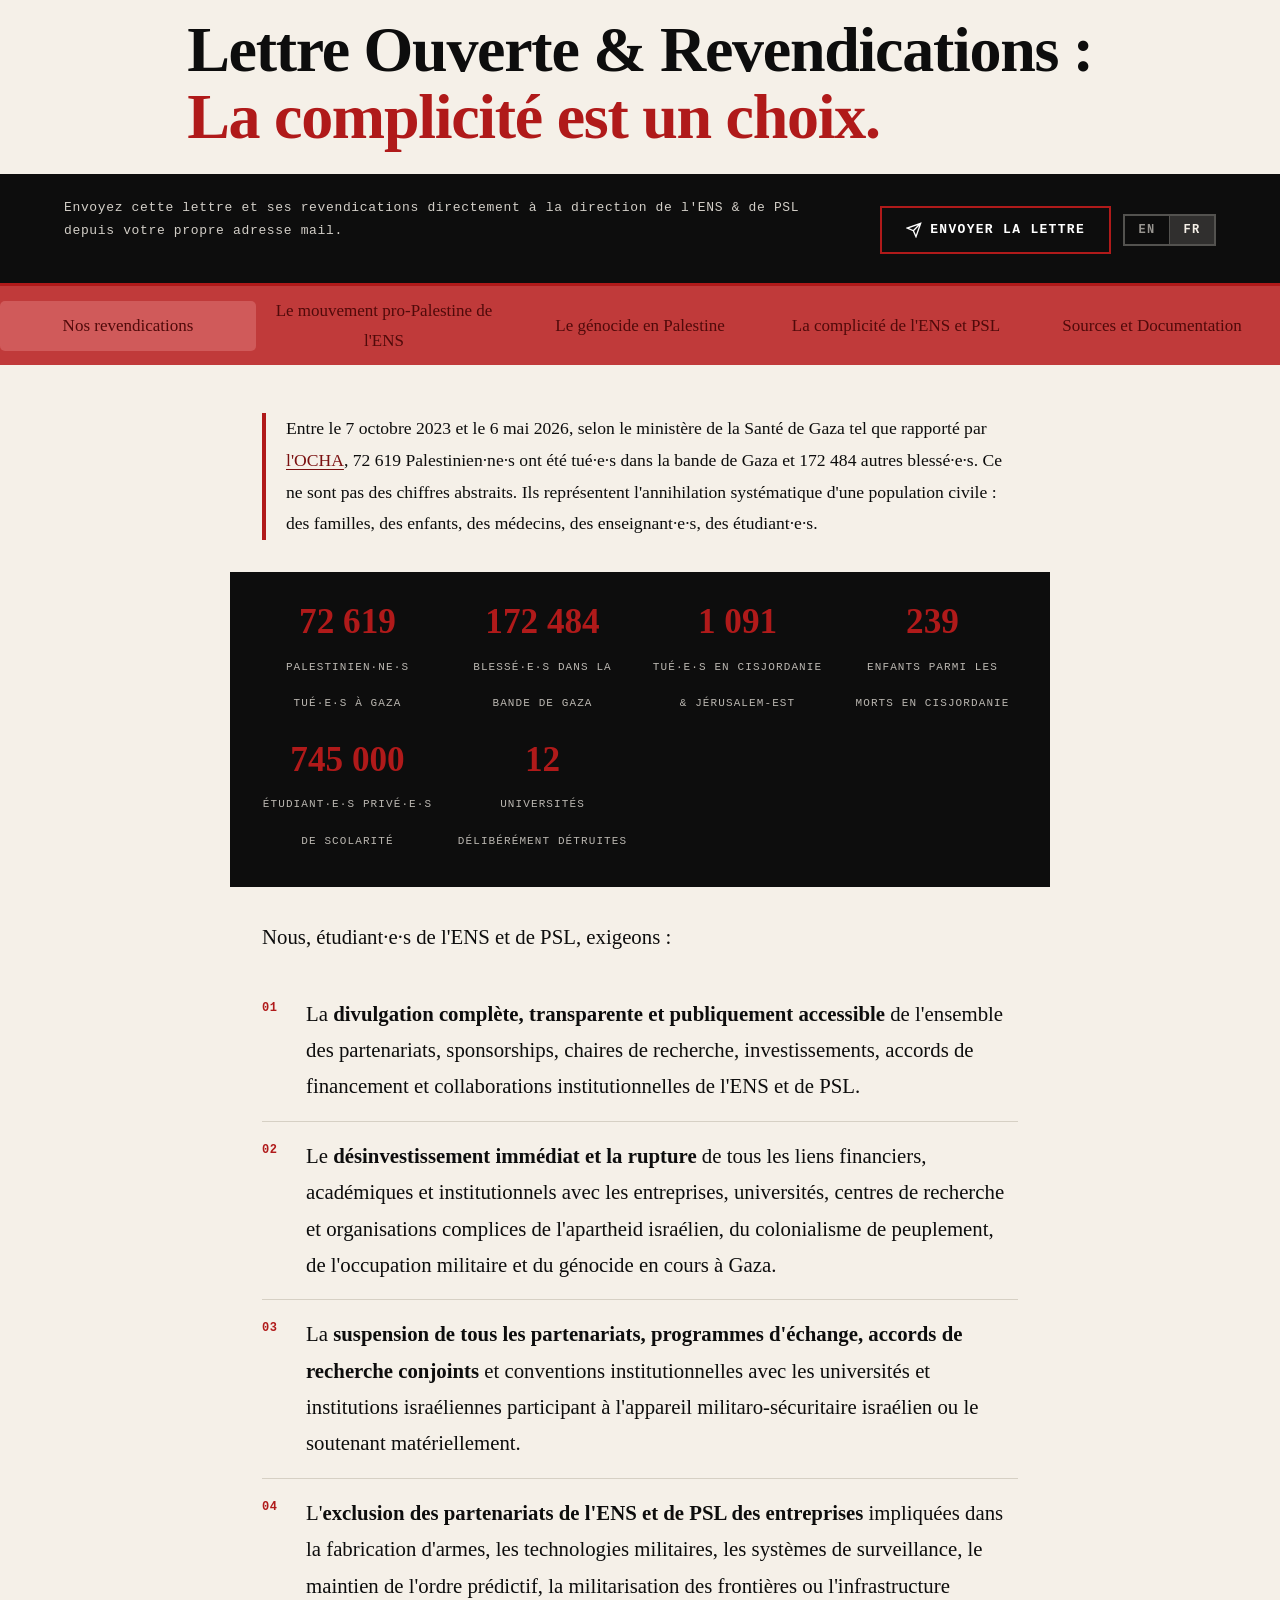
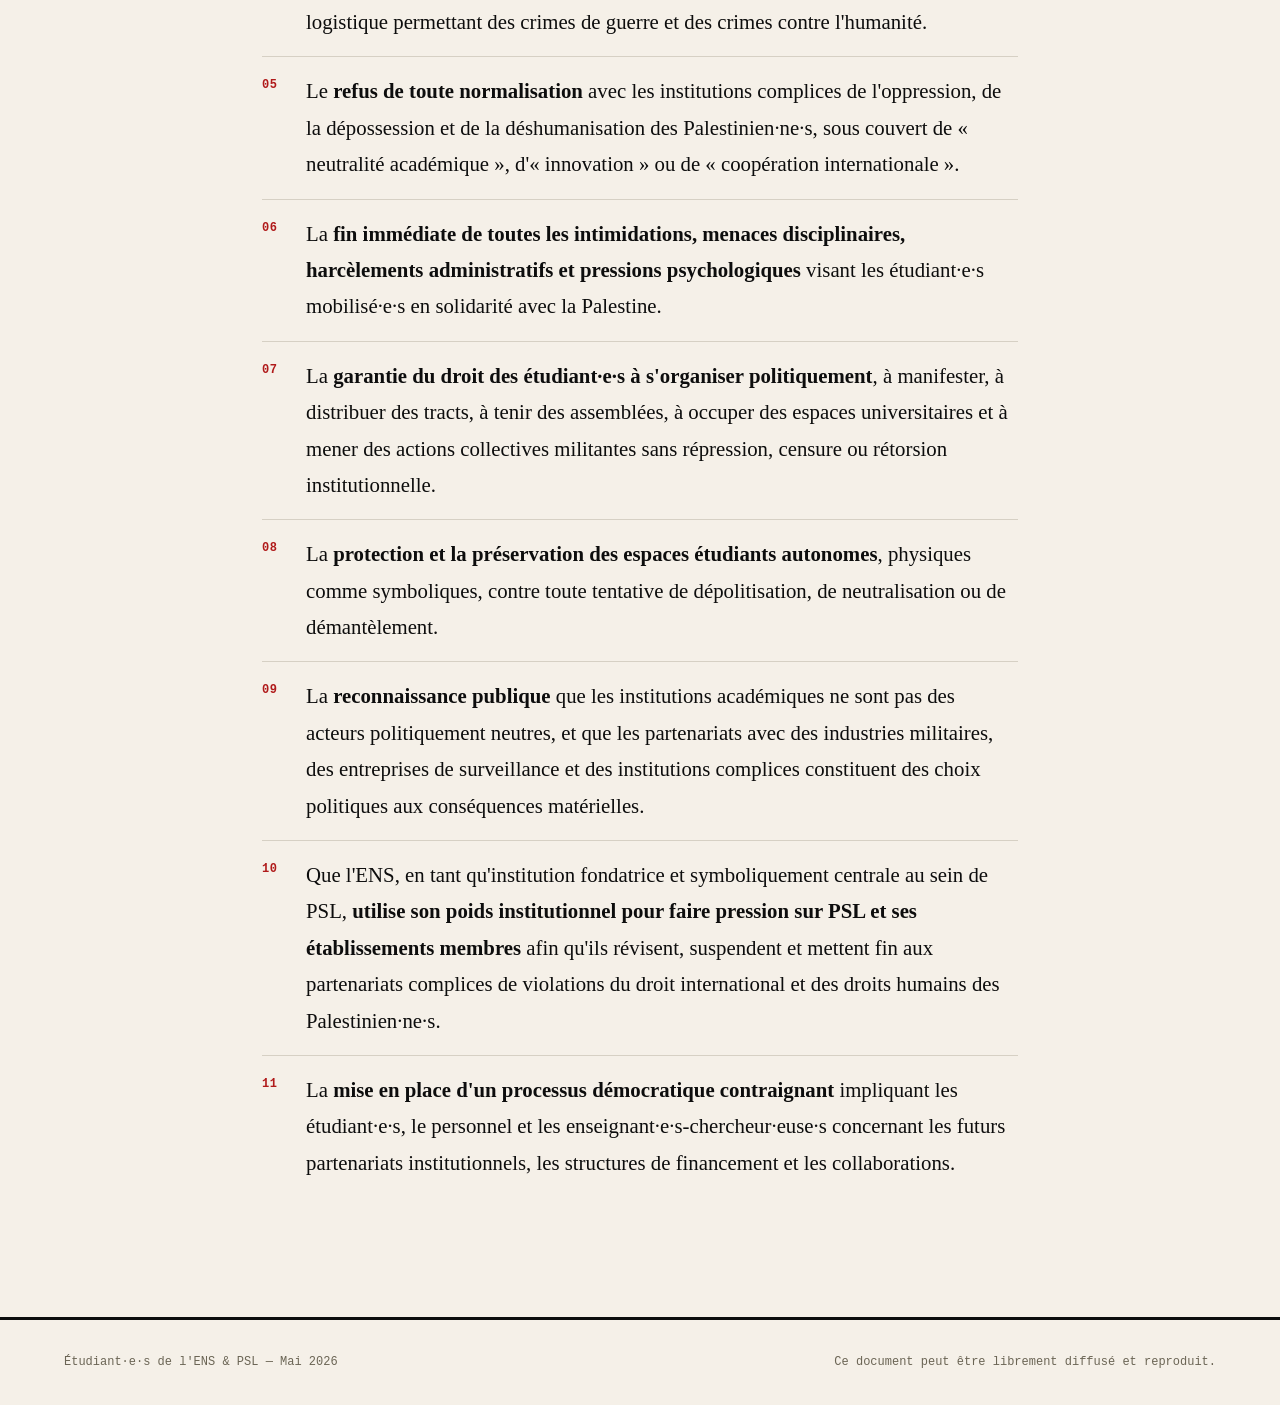
<file: index.html>
<!DOCTYPE html>
<html lang="en"><head>
<meta http-equiv="content-type" content="text/html; charset=UTF-8">
<meta charset="UTF-8">
<meta name="viewport" content="width=device-width, initial-scale=1.0">
<title>ENS / PSL — Open Letter, May 2026</title>
<link href="site.css" rel="stylesheet">
</head>
<body>

<!-- ═══════════════════════════════ HEADER ═══════════════════════════════ -->
<header>
  <h1 class="manifesto-title">
    <span class="t active" data-for="en">Open Letter &amp; Demands:<br><em>Complicity is a Choice.</em></span>
    <span class="t" data-for="fr">Lettre Ouverte &amp; Revendications :<br><em>La complicité est un choix.</em></span>
  </h1>
</header>

<!-- ═══════════════════════════════ STICKY ACTION BANNER ════════════════ -->
<div id="whole-banner">
  <div class="action-banner">
    <p>
      <span class="t active" data-for="en">Send this letter with its demands directly to ENS &amp; PSL leadership from your own email.</span>
      <span class="t" data-for="fr">Envoyez cette lettre et ses revendications directement à la direction de l'ENS &amp; de PSL depuis votre propre adresse mail.</span>
    </p>
    <div class="banner-actions" id ="action_itself">
      <a class="send-btn" id="send-letter-btn" href="#" onclick="sendLetter(event)">
        <svg width="16" height="16" fill="none" stroke="currentColor" stroke-width="2" viewBox="0 0 24 24"><path d="M22 2L11 13M22 2L15 22l-4-9-9-4 20-7z"></path></svg>
        <span class="t active" data-for="en">Send the Letter</span>
        <span class="t" data-for="fr">Envoyer la lettre</span>
      </a>
      <div class="lang-switcher">
        <button class="lang-btn active" id="btn-en" onclick="setLang('en')">EN</button>
        <div class="lang-divider"></div>
        <button class="lang-btn" id="btn-fr" onclick="setLang('fr')">FR</button>
      </div>
    </div>
  </div>
  <div id="menu-header">
    <p id="selected-page"><span data-lang="en"><a href="/?lang=en">Our demands</a></span><span data-lang="fr"><a href="/?lang=fr">Nos revendications</a></span></p>
    <p><span data-lang="en"><a href="the_movement.html?lang=en">The ENS Palestine movement</a></span><span data-lang="fr"><a href="the_movement.html?lang=fr">Le mouvement pro-Palestine de l'ENS</a></span></p>
    <p><span data-lang="en"><a href="palestine.html?lang=en">The genocide in Palestine</a></span><span data-lang="fr"><a href="palestine.html?lang=fr">Le génocide en Palestine</a></span></p>
    <p><span data-lang="en"><a href="ens_complicity.html?lang=en">ENS and PSL's complicity</a></span><span data-lang="fr"><a href="ens_complicity.html?lang=fr">La complicité de l'ENS et PSL</a></span></p>
    <p><span data-lang="en"><a href="doc.html?lang=en">Sources and Documentation</a></span><span data-lang="fr"><a href="doc.html?lang=fr">Sources et Documentation</a></span></p>
  </div>
</div>

<!-- ═══════════════════════════════ MAIN CONTENT ════════════════════════ -->
<main>

<!-- ══════════ ENGLISH VERSION ══════════ -->
<div data-lang="en" class="active">

  <p class="lead">Between 7 October 2023 and 6 May 2026, according to the Gaza Ministry of Health as reported by <a href="https://www.ochaopt.org/" target="_blank" rel="noopener">OCHA</a>, 72,619 Palestinians were killed in the Gaza Strip and a further 172,484 injured. These are not abstract numbers. They represent the systematic annihilation of a civilian population: families, children, doctors, teachers, students.</p>

  <div class="stats-band">
    <div class="stat-item"><strong>72,619</strong><span>Palestinians killed in Gaza</span></div>
    <div class="stat-item"><strong>172,484</strong><span>Injured in Gaza Strip</span></div>
    <div class="stat-item"><strong>1,091</strong><span>Killed in West Bank &amp; E. Jerusalem</span></div>
    <div class="stat-item"><strong>239</strong><span>Children among West Bank dead</span></div>
    <div class="stat-item"><strong>745,000</strong><span>Students out of schooling</span></div>
    <div class="stat-item"><strong>12</strong><span>Universities deliberately destroyed</span></div>
  </div>

  <p>We, the students of ENS and PSL, demand:</p>

  <ol class="demands-list" style="list-style:none;  ;">
    <li><span class="demand-bullet">01</span><p>The <strong>full, transparent and publicly accessible disclosure</strong> of all ENS and PSL partnerships, sponsorships, research chairs, investments, funding agreements and institutional collaborations.</p></li>
    <li><span class="demand-bullet">02</span><p>The <strong>immediate divestment</strong> from, and termination of, all financial, academic and institutional ties with corporations, universities, research centers and organizations complicit in Israeli apartheid, settler colonialism, military occupation and the ongoing genocide in Gaza.</p></li>
    <li><span class="demand-bullet">03</span><p>The <strong>suspension of all partnerships, exchange programs, joint research agreements</strong> and institutional conventions with Israeli universities and institutions participating in or materially supporting the Israeli military-security apparatus.</p></li>
    <li><span class="demand-bullet">04</span><p>The <strong>exclusion from ENS and PSL partnerships of companies</strong> involved in arms manufacturing, military technologies, surveillance systems, predictive policing, border militarization or the logistical infrastructure enabling war crimes and crimes against humanity.</p></li>
    <li><span class="demand-bullet">05</span><p>The <strong>refusal of normalization</strong> with institutions complicit in the oppression, dispossession and dehumanization of Palestinians under the guise of "academic neutrality," "innovation," or "international cooperation."</p></li>
    <li><span class="demand-bullet">06</span><p>The <strong>immediate end of all intimidation, disciplinary threats, administrative harassment and psychological pressure</strong> targeting students mobilizing in solidarity with Palestine.</p></li>
    <li><span class="demand-bullet">07</span><p>The <strong>guarantee of students' rights to organize politically</strong>, protest, leaflet, hold assemblies, occupy university spaces and engage in militant collective action without repression, censorship or institutional retaliation.</p></li>
    <li><span class="demand-bullet">08</span><p>The <strong>protection and preservation of autonomous student spaces</strong>, both physical and symbolic, against attempts to depoliticize, neutralize or dismantle them.</p></li>
    <li><span class="demand-bullet">09</span><p>The <strong>public recognition</strong> that academic institutions are not politically neutral actors, and that partnerships with military industries, surveillance corporations and complicit institutions constitute political choices with material consequences.</p></li>
    <li><span class="demand-bullet">10</span><p>That ENS, as a founding and symbolically central institution within PSL, <strong>use its institutional weight to pressure PSL and its member schools</strong> to review, suspend and terminate partnerships complicit in violations of international law and Palestinian human rights.</p></li>
    <li><span class="demand-bullet">11</span><p>The <strong>establishment of a binding democratic process</strong> involving students, staff and faculty concerning future institutional partnerships, funding structures and collaborations.</p></li>
  </ol>

</div><!-- /data-lang="en" -->

<!-- ══════════ FRENCH VERSION ══════════ -->
<div data-lang="fr">
  <p class="lead">Entre le 7 octobre 2023 et le 6 mai 2026, selon le ministère de la Santé de Gaza tel que rapporté par <a href="https://www.ochaopt.org/" target="_blank" rel="noopener">l'OCHA</a>, 72 619 Palestinien·ne·s ont été tué·e·s dans la bande de Gaza et 172 484 autres blessé·e·s. Ce ne sont pas des chiffres abstraits. Ils représentent l'annihilation systématique d'une population civile : des familles, des enfants, des médecins, des enseignant·e·s, des étudiant·e·s.</p>

  <div class="stats-band">
    <div class="stat-item"><strong>72&nbsp;619</strong><span>Palestinien·ne·s tué·e·s à Gaza</span></div>
    <div class="stat-item"><strong>172&nbsp;484</strong><span>Blessé·e·s dans la bande de Gaza</span></div>
    <div class="stat-item"><strong>1&nbsp;091</strong><span>Tué·e·s en Cisjordanie &amp; Jérusalem-Est</span></div>
    <div class="stat-item"><strong>239</strong><span>Enfants parmi les morts en Cisjordanie</span></div>
    <div class="stat-item"><strong>745&nbsp;000</strong><span>Étudiant·e·s privé·e·s de scolarité</span></div>
    <div class="stat-item"><strong>12</strong><span>Universités délibérément détruites</span></div>
  </div>

  
  <p>Nous, étudiant·e·s de l'ENS et de PSL, exigeons :</p>

  <ol class="demands-list" style="list-style:none;">
    <li><span class="demand-bullet">01</span><p>La <strong>divulgation complète, transparente et publiquement accessible</strong> de l'ensemble des partenariats, sponsorships, chaires de recherche, investissements, accords de financement et collaborations institutionnelles de l'ENS et de PSL.</p></li>
    <li><span class="demand-bullet">02</span><p>Le <strong>désinvestissement immédiat et la rupture</strong> de tous les liens financiers, académiques et institutionnels avec les entreprises, universités, centres de recherche et organisations complices de l'apartheid israélien, du colonialisme de peuplement, de l'occupation militaire et du génocide en cours à Gaza.</p></li>
    <li><span class="demand-bullet">03</span><p>La <strong>suspension de tous les partenariats, programmes d'échange, accords de recherche conjoints</strong> et conventions institutionnelles avec les universités et institutions israéliennes participant à l'appareil militaro-sécuritaire israélien ou le soutenant matériellement.</p></li>
    <li><span class="demand-bullet">04</span><p>L'<strong>exclusion des partenariats de l'ENS et de PSL des entreprises</strong> impliquées dans la fabrication d'armes, les technologies militaires, les systèmes de surveillance, le maintien de l'ordre prédictif, la militarisation des frontières ou l'infrastructure logistique permettant des crimes de guerre et des crimes contre l'humanité.</p></li>
    <li><span class="demand-bullet">05</span><p>Le <strong>refus de toute normalisation</strong> avec les institutions complices de l'oppression, de la dépossession et de la déshumanisation des Palestinien·ne·s, sous couvert de « neutralité académique », d'« innovation » ou de « coopération internationale ».</p></li>
    <li><span class="demand-bullet">06</span><p>La <strong>fin immédiate de toutes les intimidations, menaces disciplinaires, harcèlements administratifs et pressions psychologiques</strong> visant les étudiant·e·s mobilisé·e·s en solidarité avec la Palestine.</p></li>
    <li><span class="demand-bullet">07</span><p>La <strong>garantie du droit des étudiant·e·s à s'organiser politiquement</strong>, à manifester, à distribuer des tracts, à tenir des assemblées, à occuper des espaces universitaires et à mener des actions collectives militantes sans répression, censure ou rétorsion institutionnelle.</p></li>
    <li><span class="demand-bullet">08</span><p>La <strong>protection et la préservation des espaces étudiants autonomes</strong>, physiques comme symboliques, contre toute tentative de dépolitisation, de neutralisation ou de démantèlement.</p></li>
    <li><span class="demand-bullet">09</span><p>La <strong>reconnaissance publique</strong> que les institutions académiques ne sont pas des acteurs politiquement neutres, et que les partenariats avec des industries militaires, des entreprises de surveillance et des institutions complices constituent des choix politiques aux conséquences matérielles.</p></li>
    <li><span class="demand-bullet">10</span><p>Que l'ENS, en tant qu'institution fondatrice et symboliquement centrale au sein de PSL, <strong>utilise son poids institutionnel pour faire pression sur PSL et ses établissements membres</strong> afin qu'ils révisent, suspendent et mettent fin aux partenariats complices de violations du droit international et des droits humains des Palestinien·ne·s.</p></li>
    <li><span class="demand-bullet">11</span><p>La <strong>mise en place d'un processus démocratique contraignant</strong> impliquant les étudiant·e·s, le personnel et les enseignant·e·s-chercheur·euse·s concernant les futurs partenariats institutionnels, les structures de financement et les collaborations.</p></li>
  </ol>
</div><!-- /data-lang="fr" -->

</main>

<div id="down_menu">
  <p></p>
  <p><span data-lang="en"><a href="the_movement.html?lang=en">Next Page</a></span><span data-lang="fr"><a href="the_movement.html?lang=fr">Page suivante</a></span></p>
</div>

<!-- ═══════════════════════════════ FOOTER ════════════════════════════════ -->
<footer>
  <p>
    <span class="t active" data-for="en">Students of ENS &amp; PSL — May 2026</span>
    <span class="t" data-for="fr">Étudiant·e·s de l'ENS &amp; PSL — Mai 2026</span>
  </p>
  <p>
    <span class="t active" data-for="en">This document may be freely distributed and reproduced.</span>
    <span class="t" data-for="fr">Ce document peut être librement diffusé et reproduit.</span>
  </p>
</footer>

<script src="script.js"></script>

</body></html>
</file>
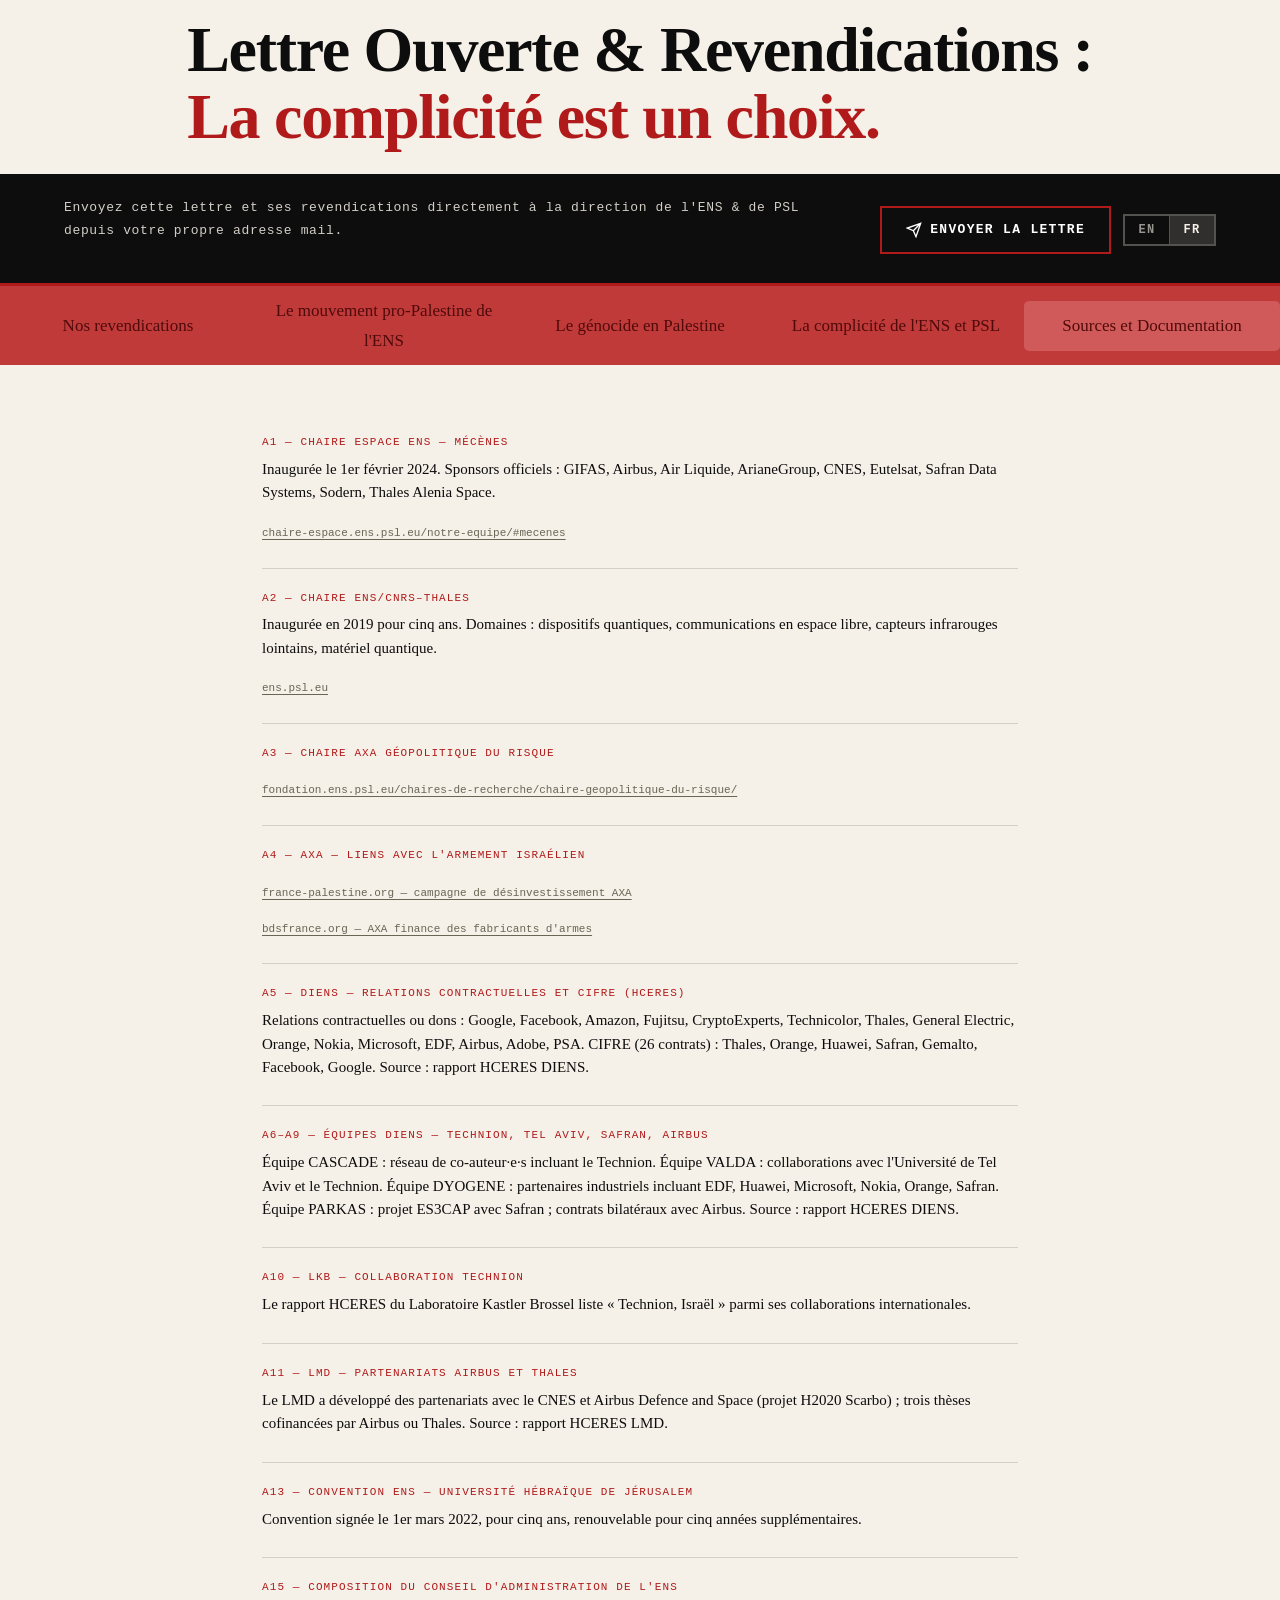
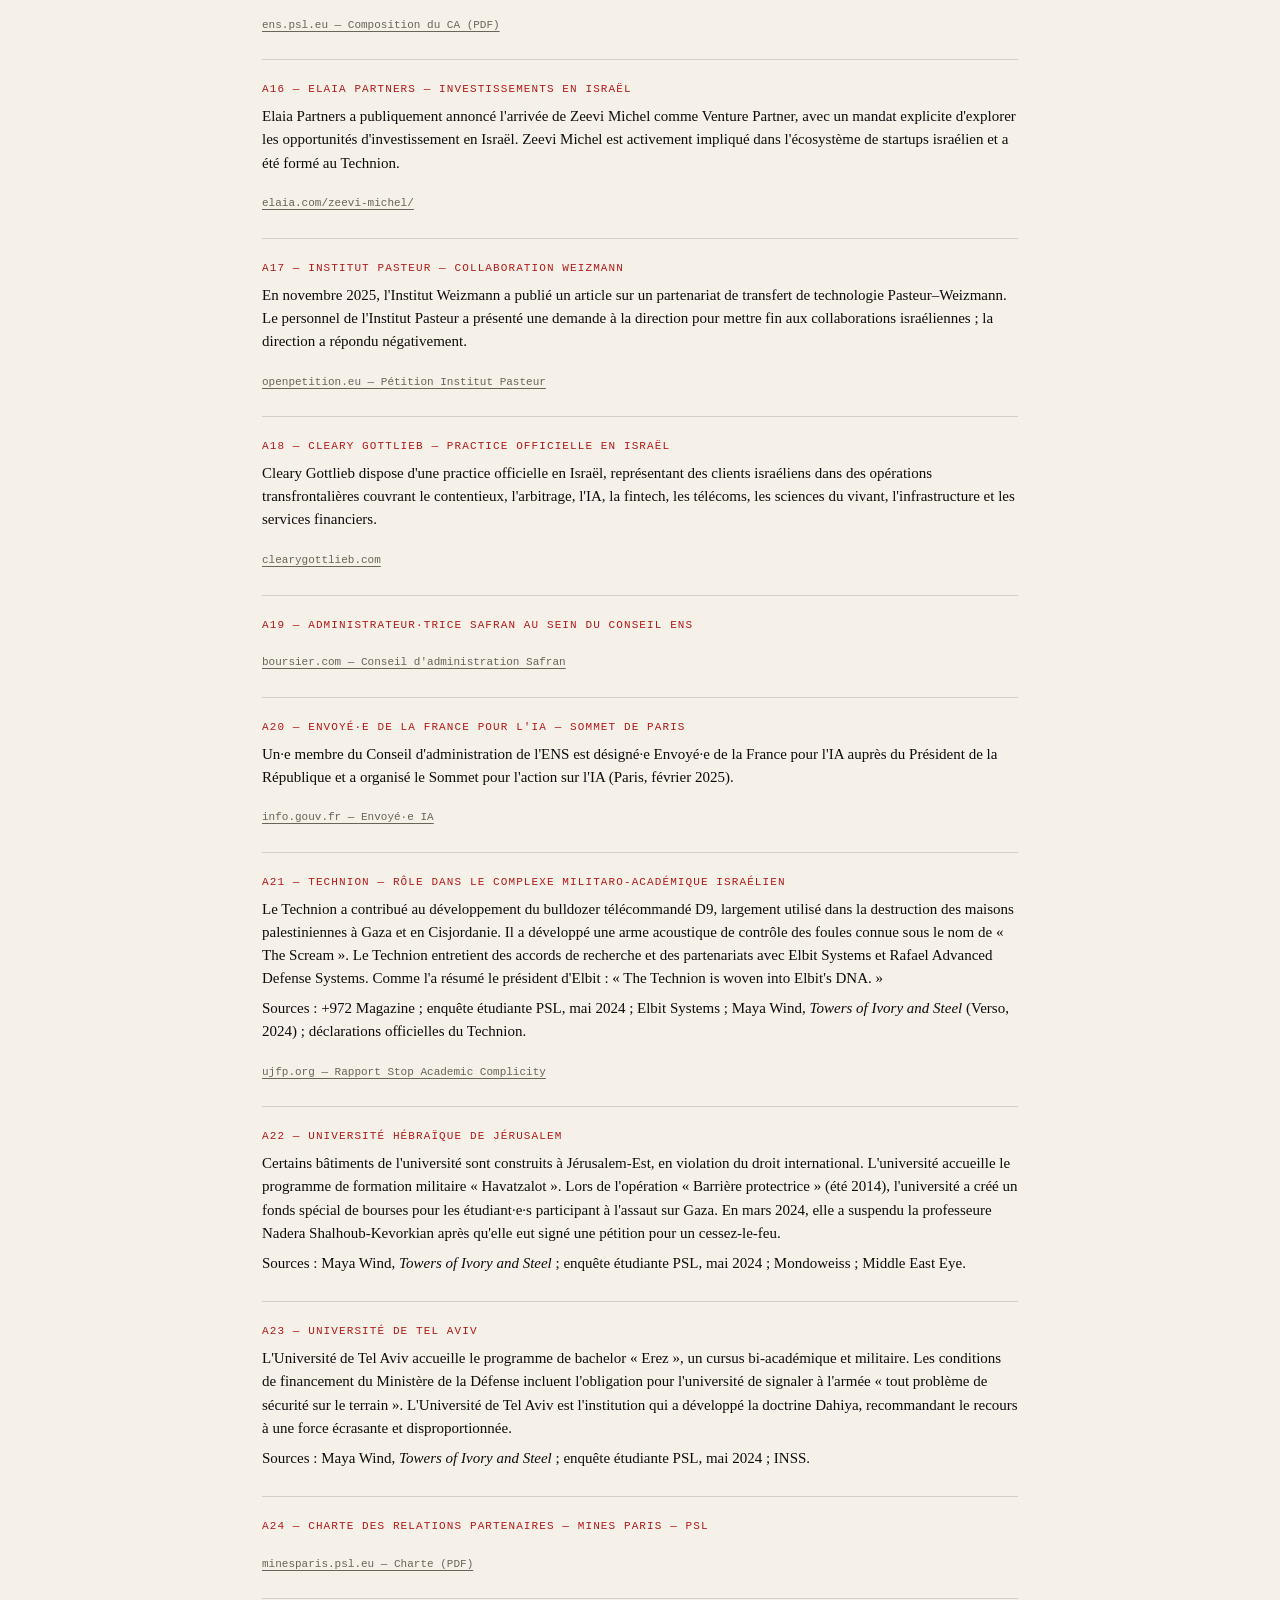
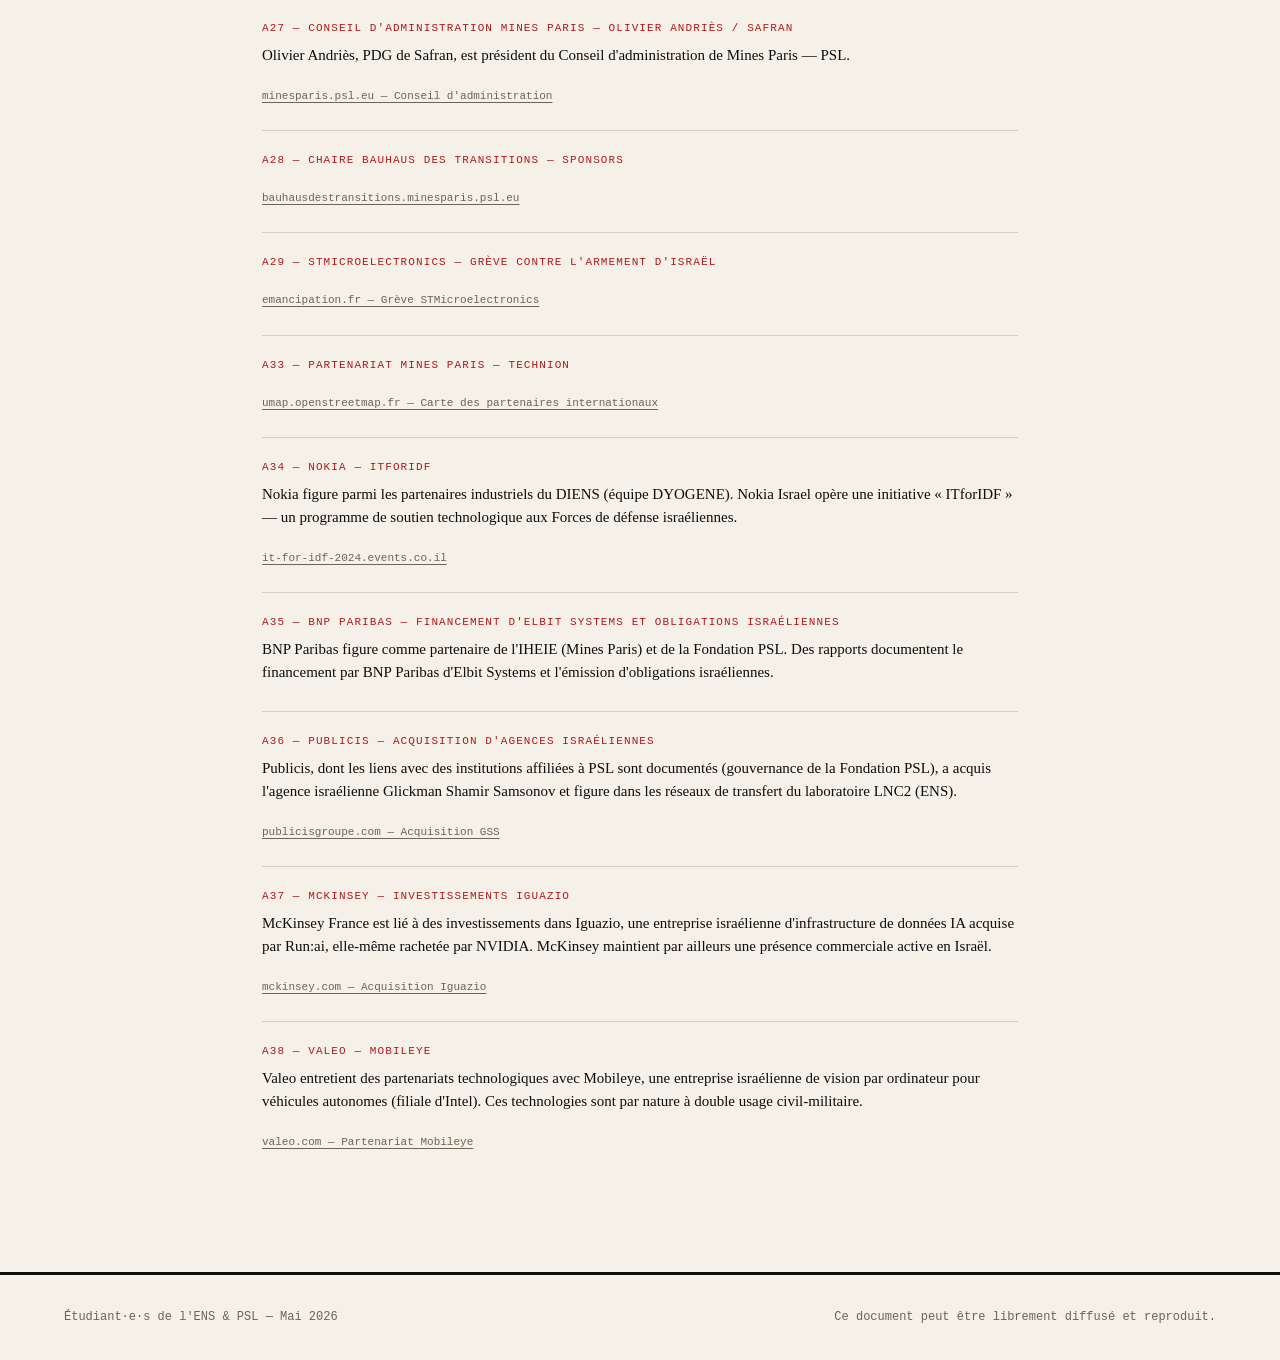
<file: doc.html>
<!DOCTYPE html>
<html lang="en"><head>
<meta http-equiv="content-type" content="text/html; charset=UTF-8">
<meta charset="UTF-8">
<meta name="viewport" content="width=device-width, initial-scale=1.0">
<link href="site.css" rel="stylesheet">
<title>ENS / PSL — Open Letter, May 2026</title>
</head>
<body>

<!-- ═══════════════════════════════ HEADER ═══════════════════════════════ -->
<header>
  <h1 class="manifesto-title">
    <span class="t active" data-for="en">Open Letter &amp; Demands:<br><em>Complicity is a Choice.</em></span>
    <span class="t" data-for="fr">Lettre Ouverte &amp; Revendications :<br><em>La complicité est un choix.</em></span>
  </h1>
</header>

<!-- ═══════════════════════════════ STICKY ACTION BANNER ════════════════ -->
<div id="whole-banner">
  <div class="action-banner">
    <p>
      <span class="t active" data-for="en">Send this letter with its demands directly to ENS &amp; PSL leadership from your own email.</span>
      <span class="t" data-for="fr">Envoyez cette lettre et ses revendications directement à la direction de l'ENS &amp; de PSL depuis votre propre adresse mail.</span>
    </p>
    <div class="banner-actions" id ="action_itself">
      <a class="send-btn" id="send-letter-btn" href="#" onclick="sendLetter(event)">
        <svg width="16" height="16" fill="none" stroke="currentColor" stroke-width="2" viewBox="0 0 24 24"><path d="M22 2L11 13M22 2L15 22l-4-9-9-4 20-7z"></path></svg>
        <span class="t active" data-for="en">Send the Letter</span>
        <span class="t" data-for="fr">Envoyer la lettre</span>
      </a>
      <div class="lang-switcher">
        <button class="lang-btn active" id="btn-en" onclick="setLang('en')">EN</button>
        <div class="lang-divider"></div>
        <button class="lang-btn" id="btn-fr" onclick="setLang('fr')">FR</button>
      </div>
    </div>
  </div>
  <div id="menu-header">
    <p><span data-lang="en"><a href="/?lang=en">Our demands</a></span><span data-lang="fr"><a href="/?lang=fr">Nos revendications</a></span></p>
    <p><span data-lang="en"><a href="the_movement.html?lang=en">The ENS Palestine movement</a></span><span data-lang="fr"><a href="the_movement.html?lang=fr">Le mouvement pro-Palestine de l'ENS</a></span></p>
    <p><span data-lang="en"><a href="palestine.html?lang=en">The genocide in Palestine</a></span><span data-lang="fr"><a href="palestine.html?lang=fr">Le génocide en Palestine</a></span></p>
    <p><span data-lang="en"><a href="ens_complicity.html?lang=en">ENS and PSL's complicity</a></span><span data-lang="fr"><a href="ens_complicity.html?lang=fr">La complicité de l'ENS et PSL</a></span></p>
    <p id="selected-page"><span data-lang="en"><a href="doc.html?lang=en">Sources and Documentation</a></span><span data-lang="fr"><a href="doc.html?lang=fr">Sources et Documentation</a></span></p>
  </div>
</div>

<!-- ═══════════════════════════════ MAIN CONTENT ════════════════════════ -->
<main>

<!-- ══════════ ENGLISH VERSION ══════════ -->
<div data-lang="en" class="active">
  <div class="appendix-entry" id="en-a1">
    <div class="appendix-key">A1 — Chaire Espace ENS</div>
    <p>Inaugurated 1 February 2024. Official sponsors: GIFAS, Airbus, Air Liquide, ArianeGroup, CNES, Eutelsat, Safran Data Systems, Sodern, Thales Alenia Space.</p>
    <a class="appendix-link" href="https://chaire-espace.ens.psl.eu/notre-equipe/#mecenes" target="_blank" rel="noopener">chaire-espace.ens.psl.eu/notre-equipe/#mecenes</a>
  </div>

  <div class="appendix-entry" id="en-a2">
    <div class="appendix-key">A2 — Chaire ENS/CNRS–Thales</div>
    <p>Inaugurated in 2019 for five years. Domains: quantum devices, free-space communications, far-infrared sensors, quantum hardware.</p>
    <a class="appendix-link" href="https://www.ens.psl.eu/" target="_blank" rel="noopener">ens.psl.eu</a>
  </div>

  <div class="appendix-entry" id="en-a3">
    <div class="appendix-key">A3 — Chaire AXA Géopolitique du risque</div>
    <a class="appendix-link" href="https://fondation.ens.psl.eu/chaires-de-recherche/chaire-geopolitique-du-risque/" target="_blank" rel="noopener">fondation.ens.psl.eu/chaires-de-recherche/chaire-geopolitique-du-risque/</a>
  </div>

  <div class="appendix-entry" id="en-a4">
    <div class="appendix-key">A4 — AXA — Links with Israeli Armament</div>
    <p>France Palestine Solidarité — AXA divestment campaign; BDS France — AXA finances arms manufacturers facilitating the genocide.</p>
    <a class="appendix-link" href="https://www.france-palestine.org/Les-militant-es-obligent-AXA-a-se-desinvestir-de-TOUTES-les-banques-49882" target="_blank" rel="noopener">france-palestine.org — AXA divestment</a><br>
    <a class="appendix-link" href="https://www.bdsfrance.org/axa-finance-des-fabricants-darmes-qui-facilitent-le-genocide-israelien-de-gaza/" target="_blank" rel="noopener">bdsfrance.org — AXA arms financing</a>
  </div>

  <div class="appendix-entry" id="en-a5">
    <div class="appendix-key">A5 — DIENS Contractual Relations &amp; CIFRE</div>
    <p>Contractual relations or donations: Google, Facebook, Amazon, Fujitsu, CryptoExperts, Technicolor, Thales, General Electric, Orange, Nokia, Microsoft, EDF, Airbus, Adobe, PSA. CIFRE (26 contracts): Thales, Orange, Huawei, Safran, Gemalto, Facebook, Google. Source: HCERES DIENS report.</p>
  </div>

  <div class="appendix-entry" id="en-a6">
    <div class="appendix-key">A6–A9 — DIENS Teams — Technion, Tel Aviv, Safran, Airbus</div>
    <p>CASCADE team: co-author network including the Technion. VALDA team: collaborations with Tel Aviv University and the Technion. DYOGENE team: industrial partners include EDF, Huawei, Microsoft, Nokia, Orange, Safran. PARKAS team: ES3CAP project with Safran; bilateral contracts with Airbus. Source: HCERES DIENS report.</p>
  </div>

  <div class="appendix-entry" id="en-a10">
    <div class="appendix-key">A10 — LKB — Technion Collaboration</div>
    <p>The HCERES report on the Laboratoire Kastler Brossel lists "Technion, Israel" among its international collaborations.</p>
  </div>

  <div class="appendix-entry" id="en-a11">
    <div class="appendix-key">A11 — LMD — Airbus and Thales Partnerships</div>
    <p>LMD developed partnerships with CNES and Airbus Defence and Space (H2020 Scarbo project); three theses co-funded by Airbus or Thales. Source: HCERES LMD report.</p>
  </div>

  <div class="appendix-entry" id="en-a13">
    <div class="appendix-key">A13 — ENS Convention — Hebrew University of Jerusalem</div>
    <p>Convention signed 1 March 2022, for five years, renewable for a further five.</p>
  </div>

  <!--<div class="appendix-entry" id="en-a14">
    <div class="appendix-key">A14 — ENS Convention — École biblique et archéologique de Jérusalem</div>
    <p>Convention for five years, renewable for a further five (date of signature not confirmed).</p>
  </div>-->

  <div class="appendix-entry" id="en-a15">
    <div class="appendix-key">A15 — Composition of the ENS Board of Directors</div>
    <a class="appendix-link" href="https://www.ens.psl.eu/sites/default/files/composition_ca_ens-psl_0_9.pdf" target="_blank" rel="noopener">ens.psl.eu — Board composition (PDF)</a>
  </div>

  <div class="appendix-entry" id="en-a16">
    <div class="appendix-key">A16 — Elaia Partners — Investments in Israel</div>
    <p>Elaia Partners publicly announced the arrival of Zeevi Michel as Venture Partner, with an explicit mandate to explore investment opportunities in Israel. Zeevi Michel is actively involved in the Israeli startup ecosystem and was trained at the Technion.</p>
    <a class="appendix-link" href="https://www.elaia.com/zeevi-michel/" target="_blank" rel="noopener">elaia.com/zeevi-michel/</a>
  </div>

  <div class="appendix-entry" id="en-a17">
    <div class="appendix-key">A17 — Institut Pasteur — Weizmann Collaboration</div>
    <p>In November 2025, the Weizmann Institute published details of a Pasteur–Weizmann technology transfer partnership, as well as a malaria collaboration. Institut Pasteur staff presented a demand to leadership to end Israeli collaborations; leadership responded negatively.</p>
    <a class="appendix-link" href="https://www.openpetition.eu/fr/petition/online/demandons-larret-des-collaborations-de-linstitut-pasteur-avec-israel-stop-complicite" target="_blank" rel="noopener">openpetition.eu — Pasteur petition</a>
  </div>

  <div class="appendix-entry" id="en-a18">
    <div class="appendix-key">A18 — Cleary Gottlieb — Official Practice in Israel</div>
    <p>Cleary Gottlieb has an official practice in Israel, representing Israeli clients in cross-border operations covering litigation, arbitration, AI, fintech, telecoms, life sciences, infrastructure and financial services.</p>
    <a class="appendix-link" href="https://www.clearygottlieb.com/" target="_blank" rel="noopener">clearygottlieb.com</a>
  </div>

  <div class="appendix-entry" id="en-a19">
    <div class="appendix-key">A19 — Safran Director on the ENS Board</div>
    <a class="appendix-link" href="https://www.boursier.com/actions/actualites/news/safran-du-nouveau-au-conseil-d-administration-978601.html" target="_blank" rel="noopener">boursier.com — Safran board announcement</a>
  </div>

  <div class="appendix-entry" id="en-a20">
    <div class="appendix-key">A20 — France's AI Envoy — Paris AI Summit</div>
    <p>A member of the ENS Board of Directors is designated France's Envoy for AI to the President of the Republic and organised the Paris AI Action Summit (February 2025).</p>
    <a class="appendix-link" href="https://www.info.gouv.fr/upload/media/content/0001/12/e5adefed4faf7f361f647334541a3608722e3502.pdf" target="_blank" rel="noopener">info.gouv.fr — AI Envoy</a>
  </div>

  <div class="appendix-entry" id="en-a21">
    <div class="appendix-key">A21 — Technion — Role in the Israeli Military-Academic Complex</div>
    <p>The Technion contributed to the development of the remote-controlled D9 bulldozer, widely used in the destruction of Palestinian homes in Gaza and the West Bank. It developed an acoustic crowd-control weapon known as "The Scream." The Technion maintains research agreements and partnerships with Elbit Systems and Rafael Advanced Defense Systems. As Elbit's president has summarised: "The Technion is woven into Elbit's DNA." The Technion president expressed unconditional support for the Israeli military in a letter of October 2023.</p>
    <p>Sources: +972 Magazine; PSL student investigation, May 2024; Elbit Systems; Maya Wind, <em>Towers of Ivory and Steel</em> (Verso, 2024); Technion official statements.</p>
    <a class="appendix-link" href="https://ujfp.org/wp-content/uploads/2025/12/Rapport-Stop-Academic-Complicity-dec-2025-2.pdf" target="_blank" rel="noopener">ujfp.org — Stop Academic Complicity report</a>
  </div>

  <div class="appendix-entry" id="en-a22">
    <div class="appendix-key">A22 — Hebrew University of Jerusalem</div>
    <p>Some university buildings are constructed in East Jerusalem, in violation of international law. The university hosts the "Havatzalot" military training programme. During Operation Protective Edge (summer 2014), the university created a special bursary fund for students participating in the assault on Gaza. In March 2024, it suspended Professor Nadera Shalhoub-Kevorkian following her signing of a ceasefire petition.</p>
    <p>Sources: Maya Wind, <em>Towers of Ivory and Steel</em>; PSL student investigation, May 2024; Mondoweiss; Middle East Eye.</p>
  </div>

  <div class="appendix-entry" id="en-a23">
    <div class="appendix-key">A23 — Tel Aviv University</div>
    <p>Tel Aviv University hosts the "Erez" bachelor programme, a dual academic-military curriculum. Ministry of Defence funding conditions include an obligation for the university to report to the army "any security problems in the field." Tel Aviv University is the institution that developed the Dahiya doctrine, recommending the use of overwhelming and disproportionate force, the destruction of civilian infrastructure, and the disregard of collateral damage in military operations.</p>
    <p>Sources: Maya Wind, <em>Towers of Ivory and Steel</em>; PSL student investigation, May 2024; INSS.</p>
  </div>

  <div class="appendix-entry" id="en-a24">
    <div class="appendix-key">A24 — Charter of Partner Relations — Mines Paris — PSL</div>
    <a class="appendix-link" href="https://www.minesparis.psl.eu/wp-content/uploads/2025/04/Charte-des-relations-partenaires-VDEF-chartee.pdf" target="_blank" rel="noopener">minesparis.psl.eu — Charter (PDF)</a>
  </div>

  <div class="appendix-entry" id="en-a27">
    <div class="appendix-key">A27 — Mines Paris Board — Olivier Andriès / Safran</div>
    <p>Olivier Andriès, CEO of Safran, is chairman of the Mines Paris — PSL Board of Directors.</p>
    <a class="appendix-link" href="https://www.minesparis.psl.eu/en/mines-paris-psl/governance/the-board-of-directors/" target="_blank" rel="noopener">minesparis.psl.eu — Board of Directors</a>
  </div>

  <div class="appendix-entry" id="en-a28">
    <div class="appendix-key">A28 — Chaire Bauhaus des Transitions</div>
    <a class="appendix-link" href="https://bauhausdestransitions.minesparis.psl.eu/en/about/" target="_blank" rel="noopener">bauhausdestransitions.minesparis.psl.eu</a>
  </div>

  <div class="appendix-entry" id="en-a29">
    <div class="appendix-key">A29 — STMicroelectronics — Strike Against Arming Israel</div>
    <a class="appendix-link" href="https://emancipation.fr/2025/04/14/greve-a-stmicroelectronics-travailleur%C2%B7ses-et-militant%C2%B7es-uni-e-s-contrelarmement-disrael/" target="_blank" rel="noopener">emancipation.fr — STMicroelectronics strike</a>
  </div>

  <div class="appendix-entry" id="en-a33">
    <div class="appendix-key">A33 — Mines Paris — Technion Partnership</div>
    <a class="appendix-link" href="https://umap.openstreetmap.fr/fr/map/cartographie-de-nos-partenaires-internationaux_334264#7/32.320/33.970" target="_blank" rel="noopener">umap.openstreetmap.fr — International partners map</a>
  </div>

  <div class="appendix-entry" id="en-a34">
    <div class="appendix-key">A34 — Nokia — ITforIDF</div>
    <p>Nokia appears among the industrial partners of DIENS (DYOGENE team). Nokia Israel operates an "ITforIDF" initiative — a programme of technological support to the Israeli Defence Forces.</p>
    <a class="appendix-link" href="https://it-for-idf-2024.events.co.il/home" target="_blank" rel="noopener">it-for-idf-2024.events.co.il</a>
  </div>

  <div class="appendix-entry" id="en-a35">
    <div class="appendix-key">A35 — BNP Paribas — Financing Elbit Systems and Israeli Bonds</div>
    <p>BNP Paribas appears as a partner of IHEIE (Mines Paris) and of the Fondation PSL. Reports document BNP Paribas financing of Elbit Systems and the issuance of Israeli bonds.</p>
  </div>

  <div class="appendix-entry" id="en-a36">
    <div class="appendix-key">A36 — Publicis — Acquisition of Israeli Agencies</div>
    <p>Publicis, whose links to PSL-affiliated institutions are documented (Fondation PSL governance), acquired the Israeli agency Glickman Shamir Samsonov and appears in the transfer networks of the LNC2 laboratory (ENS).</p>
    <a class="appendix-link" href="https://www.publicisgroupe.com/sites/default/files/pressrelease/20151124_PG_GSS_241115_Final.pdf" target="_blank" rel="noopener">publicisgroupe.com — GSS acquisition</a>
  </div>

  <div class="appendix-entry" id="en-a37">
    <div class="appendix-key">A37 — McKinsey — Iguazio Investments</div>
    <p>McKinsey France is linked to investments in Iguazio, an Israeli AI data infrastructure company acquired by Run:ai, itself acquired by NVIDIA. McKinsey also maintains an active commercial presence in Israel.</p>
    <a class="appendix-link" href="https://www.mckinsey.com/about-us/new-at-mckinsey-blog/mckinsey-acquires-iguazio-a-leader-in-ai-and-machine-learning-technology" target="_blank" rel="noopener">mckinsey.com — Iguazio acquisition</a>
  </div>

  <div class="appendix-entry" id="en-a38">
    <div class="appendix-key">A38 — Valeo — Mobileye</div>
    <p>Valeo maintains technological partnerships with Mobileye, an Israeli computer vision company for autonomous vehicles (Intel subsidiary). These technologies are by nature dual-use civil-military.</p>
    <a class="appendix-link" href="https://www.valeo.com/en/volkswagen-group-cooperates-with-valeo-and-mobileye-to-enhance-driver-assistance-in-future-mqb-vehicles/" target="_blank" rel="noopener">valeo.com — Mobileye partnership</a>
  </div>

</div><!-- /data-lang="en" -->

<!-- ══════════ FRENCH VERSION ══════════ -->
<div data-lang="fr">
  <div class="appendix-entry" id="fr-a1">
    <div class="appendix-key">A1 — Chaire Espace ENS — Mécènes</div>
    <p>Inaugurée le 1er février 2024. Sponsors officiels : GIFAS, Airbus, Air Liquide, ArianeGroup, CNES, Eutelsat, Safran Data Systems, Sodern, Thales Alenia Space.</p>
    <a class="appendix-link" href="https://chaire-espace.ens.psl.eu/notre-equipe/#mecenes" target="_blank" rel="noopener">chaire-espace.ens.psl.eu/notre-equipe/#mecenes</a>
  </div>

  <div class="appendix-entry" id="fr-a2">
    <div class="appendix-key">A2 — Chaire ENS/CNRS–Thales</div>
    <p>Inaugurée en 2019 pour cinq ans. Domaines : dispositifs quantiques, communications en espace libre, capteurs infrarouges lointains, matériel quantique.</p>
    <a class="appendix-link" href="https://www.ens.psl.eu/" target="_blank" rel="noopener">ens.psl.eu</a>
  </div>

  <div class="appendix-entry" id="fr-a3">
    <div class="appendix-key">A3 — Chaire AXA Géopolitique du risque</div>
    <a class="appendix-link" href="https://fondation.ens.psl.eu/chaires-de-recherche/chaire-geopolitique-du-risque/" target="_blank" rel="noopener">fondation.ens.psl.eu/chaires-de-recherche/chaire-geopolitique-du-risque/</a>
  </div>

  <div class="appendix-entry" id="fr-a4">
    <div class="appendix-key">A4 — AXA — Liens avec l'armement israélien</div>
    <a class="appendix-link" href="https://www.france-palestine.org/Les-militant-es-obligent-AXA-a-se-desinvestir-de-TOUTES-les-banques-49882" target="_blank" rel="noopener">france-palestine.org — campagne de désinvestissement AXA</a><br>
    <a class="appendix-link" href="https://www.bdsfrance.org/axa-finance-des-fabricants-darmes-qui-facilitent-le-genocide-israelien-de-gaza/" target="_blank" rel="noopener">bdsfrance.org — AXA finance des fabricants d'armes</a>
  </div>

  <div class="appendix-entry" id="fr-a5">
    <div class="appendix-key">A5 — DIENS — Relations contractuelles et CIFRE (HCERES)</div>
    <p>Relations contractuelles ou dons : Google, Facebook, Amazon, Fujitsu, CryptoExperts, Technicolor, Thales, General Electric, Orange, Nokia, Microsoft, EDF, Airbus, Adobe, PSA. CIFRE (26 contrats) : Thales, Orange, Huawei, Safran, Gemalto, Facebook, Google. Source : rapport HCERES DIENS.</p>
  </div>

  <div class="appendix-entry" id="fr-a6">
    <div class="appendix-key">A6–A9 — Équipes DIENS — Technion, Tel Aviv, Safran, Airbus</div>
    <p>Équipe CASCADE : réseau de co-auteur·e·s incluant le Technion. Équipe VALDA : collaborations avec l'Université de Tel Aviv et le Technion. Équipe DYOGENE : partenaires industriels incluant EDF, Huawei, Microsoft, Nokia, Orange, Safran. Équipe PARKAS : projet ES3CAP avec Safran ; contrats bilatéraux avec Airbus. Source : rapport HCERES DIENS.</p>
  </div>

  <div class="appendix-entry" id="fr-a10">
    <div class="appendix-key">A10 — LKB — Collaboration Technion</div>
    <p>Le rapport HCERES du Laboratoire Kastler Brossel liste « Technion, Israël » parmi ses collaborations internationales.</p>
  </div>

  <div class="appendix-entry" id="fr-a11">
    <div class="appendix-key">A11 — LMD — Partenariats Airbus et Thales</div>
    <p>Le LMD a développé des partenariats avec le CNES et Airbus Defence and Space (projet H2020 Scarbo) ; trois thèses cofinancées par Airbus ou Thales. Source : rapport HCERES LMD.</p>
  </div>

  <div class="appendix-entry" id="fr-a13">
    <div class="appendix-key">A13 — Convention ENS — Université hébraïque de Jérusalem</div>
    <p>Convention signée le 1er mars 2022, pour cinq ans, renouvelable pour cinq années supplémentaires.</p>
  </div>

  <!--<div class="appendix-entry" id="fr-a14">
    <div class="appendix-key">A14 — Convention ENS — École biblique et archéologique de Jérusalem</div>
    <p>Convention pour cinq ans, renouvelable pour cinq années supplémentaires (date de signature non confirmée).</p>
  </div>-->

  <div class="appendix-entry" id="fr-a15">
    <div class="appendix-key">A15 — Composition du Conseil d'administration de l'ENS</div>
    <a class="appendix-link" href="https://www.ens.psl.eu/sites/default/files/composition_ca_ens-psl_0_9.pdf" target="_blank" rel="noopener">ens.psl.eu — Composition du CA (PDF)</a>
  </div>

  <div class="appendix-entry" id="fr-a16">
    <div class="appendix-key">A16 — Elaia Partners — Investissements en Israël</div>
    <p>Elaia Partners a publiquement annoncé l'arrivée de Zeevi Michel comme Venture Partner, avec un mandat explicite d'explorer les opportunités d'investissement en Israël. Zeevi Michel est activement impliqué dans l'écosystème de startups israélien et a été formé au Technion.</p>
    <a class="appendix-link" href="https://www.elaia.com/zeevi-michel/" target="_blank" rel="noopener">elaia.com/zeevi-michel/</a>
  </div>

  <div class="appendix-entry" id="fr-a17">
    <div class="appendix-key">A17 — Institut Pasteur — Collaboration Weizmann</div>
    <p>En novembre 2025, l'Institut Weizmann a publié un article sur un partenariat de transfert de technologie Pasteur–Weizmann. Le personnel de l'Institut Pasteur a présenté une demande à la direction pour mettre fin aux collaborations israéliennes ; la direction a répondu négativement.</p>
    <a class="appendix-link" href="https://www.openpetition.eu/fr/petition/online/demandons-larret-des-collaborations-de-linstitut-pasteur-avec-israel-stop-complicite" target="_blank" rel="noopener">openpetition.eu — Pétition Institut Pasteur</a>
  </div>

  <div class="appendix-entry" id="fr-a18">
    <div class="appendix-key">A18 — Cleary Gottlieb — Practice officielle en Israël</div>
    <p>Cleary Gottlieb dispose d'une practice officielle en Israël, représentant des clients israéliens dans des opérations transfrontalières couvrant le contentieux, l'arbitrage, l'IA, la fintech, les télécoms, les sciences du vivant, l'infrastructure et les services financiers.</p>
    <a class="appendix-link" href="https://www.clearygottlieb.com/" target="_blank" rel="noopener">clearygottlieb.com</a>
  </div>

  <div class="appendix-entry" id="fr-a19">
    <div class="appendix-key">A19 — Administrateur·trice Safran au sein du Conseil ENS</div>
    <a class="appendix-link" href="https://www.boursier.com/actions/actualites/news/safran-du-nouveau-au-conseil-d-administration-978601.html" target="_blank" rel="noopener">boursier.com — Conseil d'administration Safran</a>
  </div>

  <div class="appendix-entry" id="fr-a20">
    <div class="appendix-key">A20 — Envoyé·e de la France pour l'IA — Sommet de Paris</div>
    <p>Un·e membre du Conseil d'administration de l'ENS est désigné·e Envoyé·e de la France pour l'IA auprès du Président de la République et a organisé le Sommet pour l'action sur l'IA (Paris, février 2025).</p>
    <a class="appendix-link" href="https://www.info.gouv.fr/upload/media/content/0001/12/e5adefed4faf7f361f647334541a3608722e3502.pdf" target="_blank" rel="noopener">info.gouv.fr — Envoyé·e IA</a>
  </div>

  <div class="appendix-entry" id="fr-a21">
    <div class="appendix-key">A21 — Technion — Rôle dans le complexe militaro-académique israélien</div>
    <p>Le Technion a contribué au développement du bulldozer télécommandé D9, largement utilisé dans la destruction des maisons palestiniennes à Gaza et en Cisjordanie. Il a développé une arme acoustique de contrôle des foules connue sous le nom de « The Scream ». Le Technion entretient des accords de recherche et des partenariats avec Elbit Systems et Rafael Advanced Defense Systems. Comme l'a résumé le président d'Elbit : « The Technion is woven into Elbit's DNA. »</p>
    <p>Sources : +972 Magazine ; enquête étudiante PSL, mai 2024 ; Elbit Systems ; Maya Wind, <em>Towers of Ivory and Steel</em> (Verso, 2024) ; déclarations officielles du Technion.</p>
    <a class="appendix-link" href="https://ujfp.org/wp-content/uploads/2025/12/Rapport-Stop-Academic-Complicity-dec-2025-2.pdf" target="_blank" rel="noopener">ujfp.org — Rapport Stop Academic Complicity</a>
  </div>

  <div class="appendix-entry" id="fr-a22">
    <div class="appendix-key">A22 — Université hébraïque de Jérusalem</div>
    <p>Certains bâtiments de l'université sont construits à Jérusalem-Est, en violation du droit international. L'université accueille le programme de formation militaire « Havatzalot ». Lors de l'opération « Barrière protectrice » (été 2014), l'université a créé un fonds spécial de bourses pour les étudiant·e·s participant à l'assaut sur Gaza. En mars 2024, elle a suspendu la professeure Nadera Shalhoub-Kevorkian après qu'elle eut signé une pétition pour un cessez-le-feu.</p>
    <p>Sources : Maya Wind, <em>Towers of Ivory and Steel</em> ; enquête étudiante PSL, mai 2024 ; Mondoweiss ; Middle East Eye.</p>
  </div>

  <div class="appendix-entry" id="fr-a23">
    <div class="appendix-key">A23 — Université de Tel Aviv</div>
    <p>L'Université de Tel Aviv accueille le programme de bachelor « Erez », un cursus bi-académique et militaire. Les conditions de financement du Ministère de la Défense incluent l'obligation pour l'université de signaler à l'armée « tout problème de sécurité sur le terrain ». L'Université de Tel Aviv est l'institution qui a développé la doctrine Dahiya, recommandant le recours à une force écrasante et disproportionnée.</p>
    <p>Sources : Maya Wind, <em>Towers of Ivory and Steel</em> ; enquête étudiante PSL, mai 2024 ; INSS.</p>
  </div>

  <div class="appendix-entry" id="fr-a24">
    <div class="appendix-key">A24 — Charte des relations partenaires — Mines Paris — PSL</div>
    <a class="appendix-link" href="https://www.minesparis.psl.eu/wp-content/uploads/2025/04/Charte-des-relations-partenaires-VDEF-chartee.pdf" target="_blank" rel="noopener">minesparis.psl.eu — Charte (PDF)</a>
  </div>

  <div class="appendix-entry" id="fr-a27">
    <div class="appendix-key">A27 — Conseil d'administration Mines Paris — Olivier Andriès / Safran</div>
    <p>Olivier Andriès, PDG de Safran, est président du Conseil d'administration de Mines Paris — PSL.</p>
    <a class="appendix-link" href="https://www.minesparis.psl.eu/en/mines-paris-psl/governance/the-board-of-directors/" target="_blank" rel="noopener">minesparis.psl.eu — Conseil d'administration</a>
  </div>

  <div class="appendix-entry" id="fr-a28">
    <div class="appendix-key">A28 — Chaire Bauhaus des Transitions — Sponsors</div>
    <a class="appendix-link" href="https://bauhausdestransitions.minesparis.psl.eu/en/about/" target="_blank" rel="noopener">bauhausdestransitions.minesparis.psl.eu</a>
  </div>

  <div class="appendix-entry" id="fr-a29">
    <div class="appendix-key">A29 — STMicroelectronics — Grève contre l'armement d'Israël</div>
    <a class="appendix-link" href="https://emancipation.fr/2025/04/14/greve-a-stmicroelectronics-travailleur%C2%B7ses-et-militant%C2%B7es-uni-e-s-contrelarmement-disrael/" target="_blank" rel="noopener">emancipation.fr — Grève STMicroelectronics</a>
  </div>

  <div class="appendix-entry" id="fr-a33">
    <div class="appendix-key">A33 — Partenariat Mines Paris — Technion</div>
    <a class="appendix-link" href="https://umap.openstreetmap.fr/fr/map/cartographie-de-nos-partenaires-internationaux_334264#7/32.320/33.970" target="_blank" rel="noopener">umap.openstreetmap.fr — Carte des partenaires internationaux</a>
  </div>

  <div class="appendix-entry" id="fr-a34">
    <div class="appendix-key">A34 — Nokia — ITforIDF</div>
    <p>Nokia figure parmi les partenaires industriels du DIENS (équipe DYOGENE). Nokia Israel opère une initiative « ITforIDF » — un programme de soutien technologique aux Forces de défense israéliennes.</p>
    <a class="appendix-link" href="https://it-for-idf-2024.events.co.il/home" target="_blank" rel="noopener">it-for-idf-2024.events.co.il</a>
  </div>

  <div class="appendix-entry" id="fr-a35">
    <div class="appendix-key">A35 — BNP Paribas — Financement d'Elbit Systems et obligations israéliennes</div>
    <p>BNP Paribas figure comme partenaire de l'IHEIE (Mines Paris) et de la Fondation PSL. Des rapports documentent le financement par BNP Paribas d'Elbit Systems et l'émission d'obligations israéliennes.</p>
  </div>

  <div class="appendix-entry" id="fr-a36">
    <div class="appendix-key">A36 — Publicis — Acquisition d'agences israéliennes</div>
    <p>Publicis, dont les liens avec des institutions affiliées à PSL sont documentés (gouvernance de la Fondation PSL), a acquis l'agence israélienne Glickman Shamir Samsonov et figure dans les réseaux de transfert du laboratoire LNC2 (ENS).</p>
    <a class="appendix-link" href="https://www.publicisgroupe.com/sites/default/files/pressrelease/20151124_PG_GSS_241115_Final.pdf" target="_blank" rel="noopener">publicisgroupe.com — Acquisition GSS</a>
  </div>

  <div class="appendix-entry" id="fr-a37">
    <div class="appendix-key">A37 — McKinsey — Investissements Iguazio</div>
    <p>McKinsey France est lié à des investissements dans Iguazio, une entreprise israélienne d'infrastructure de données IA acquise par Run:ai, elle-même rachetée par NVIDIA. McKinsey maintient par ailleurs une présence commerciale active en Israël.</p>
    <a class="appendix-link" href="https://www.mckinsey.com/about-us/new-at-mckinsey-blog/mckinsey-acquires-iguazio-a-leader-in-ai-and-machine-learning-technology" target="_blank" rel="noopener">mckinsey.com — Acquisition Iguazio</a>
  </div>

  <div class="appendix-entry" id="fr-a38">
    <div class="appendix-key">A38 — Valeo — Mobileye</div>
    <p>Valeo entretient des partenariats technologiques avec Mobileye, une entreprise israélienne de vision par ordinateur pour véhicules autonomes (filiale d'Intel). Ces technologies sont par nature à double usage civil-militaire.</p>
    <a class="appendix-link" href="https://www.valeo.com/en/volkswagen-group-cooperates-with-valeo-and-mobileye-to-enhance-driver-assistance-in-future-mqb-vehicles/" target="_blank" rel="noopener">valeo.com — Partenariat Mobileye</a>
  </div>

</div><!-- /data-lang="fr" -->

</main>

<div id="down_menu">
  <p><span data-lang="en"><a href="ens_complicity.html?lang=en">Previous Page</a></span><span data-lang="fr"><a href="ens_complicity.html?lang=fr">Page précédente</a></span></p>
  <p></p>
</div>

<!-- ═══════════════════════════════ FOOTER ════════════════════════════════ -->
<footer>
  <p>
    <span class="t active" data-for="en">Students of ENS &amp; PSL — May 2026</span>
    <span class="t" data-for="fr">Étudiant·e·s de l'ENS &amp; PSL — Mai 2026</span>
  </p>
  <p>
    <span class="t active" data-for="en">This document may be freely distributed and reproduced.</span>
    <span class="t" data-for="fr">Ce document peut être librement diffusé et reproduit.</span>
  </p>
</footer>
<script src="script.js"></script>

</body></html>
</file>
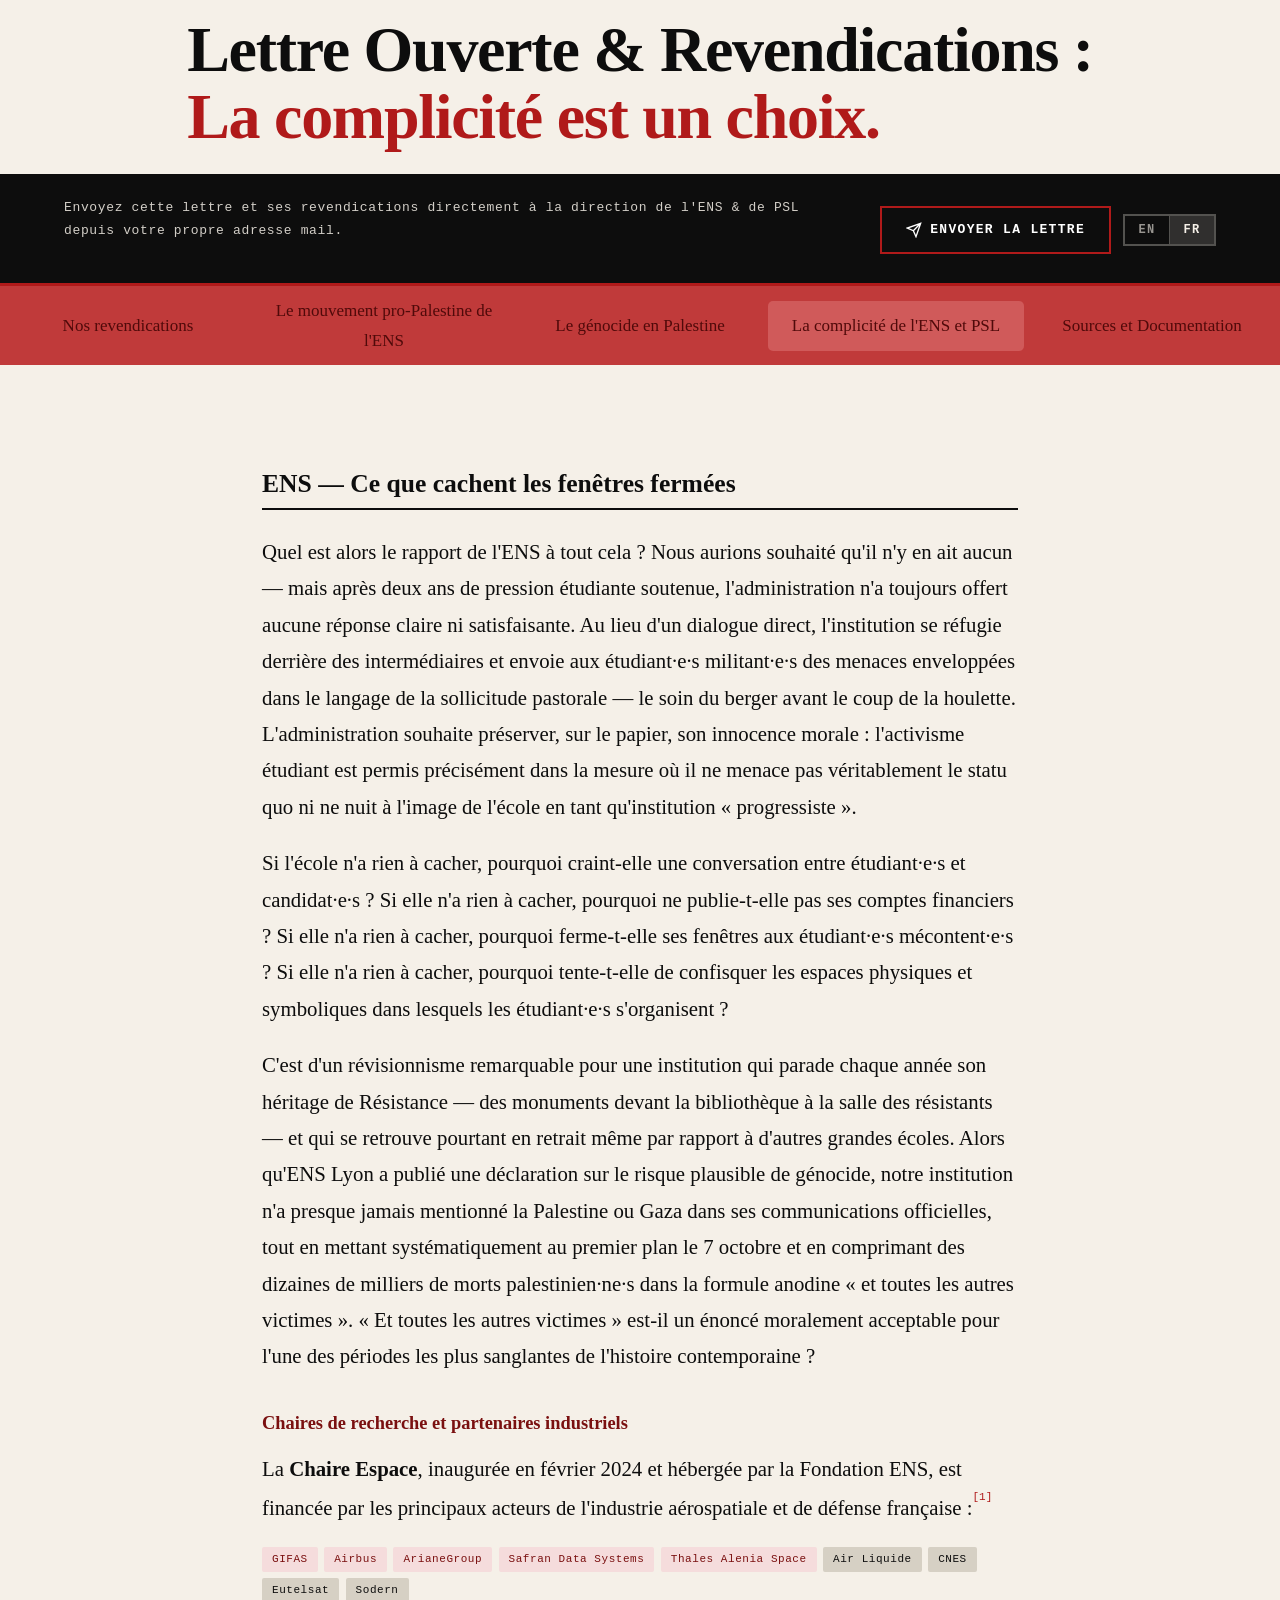
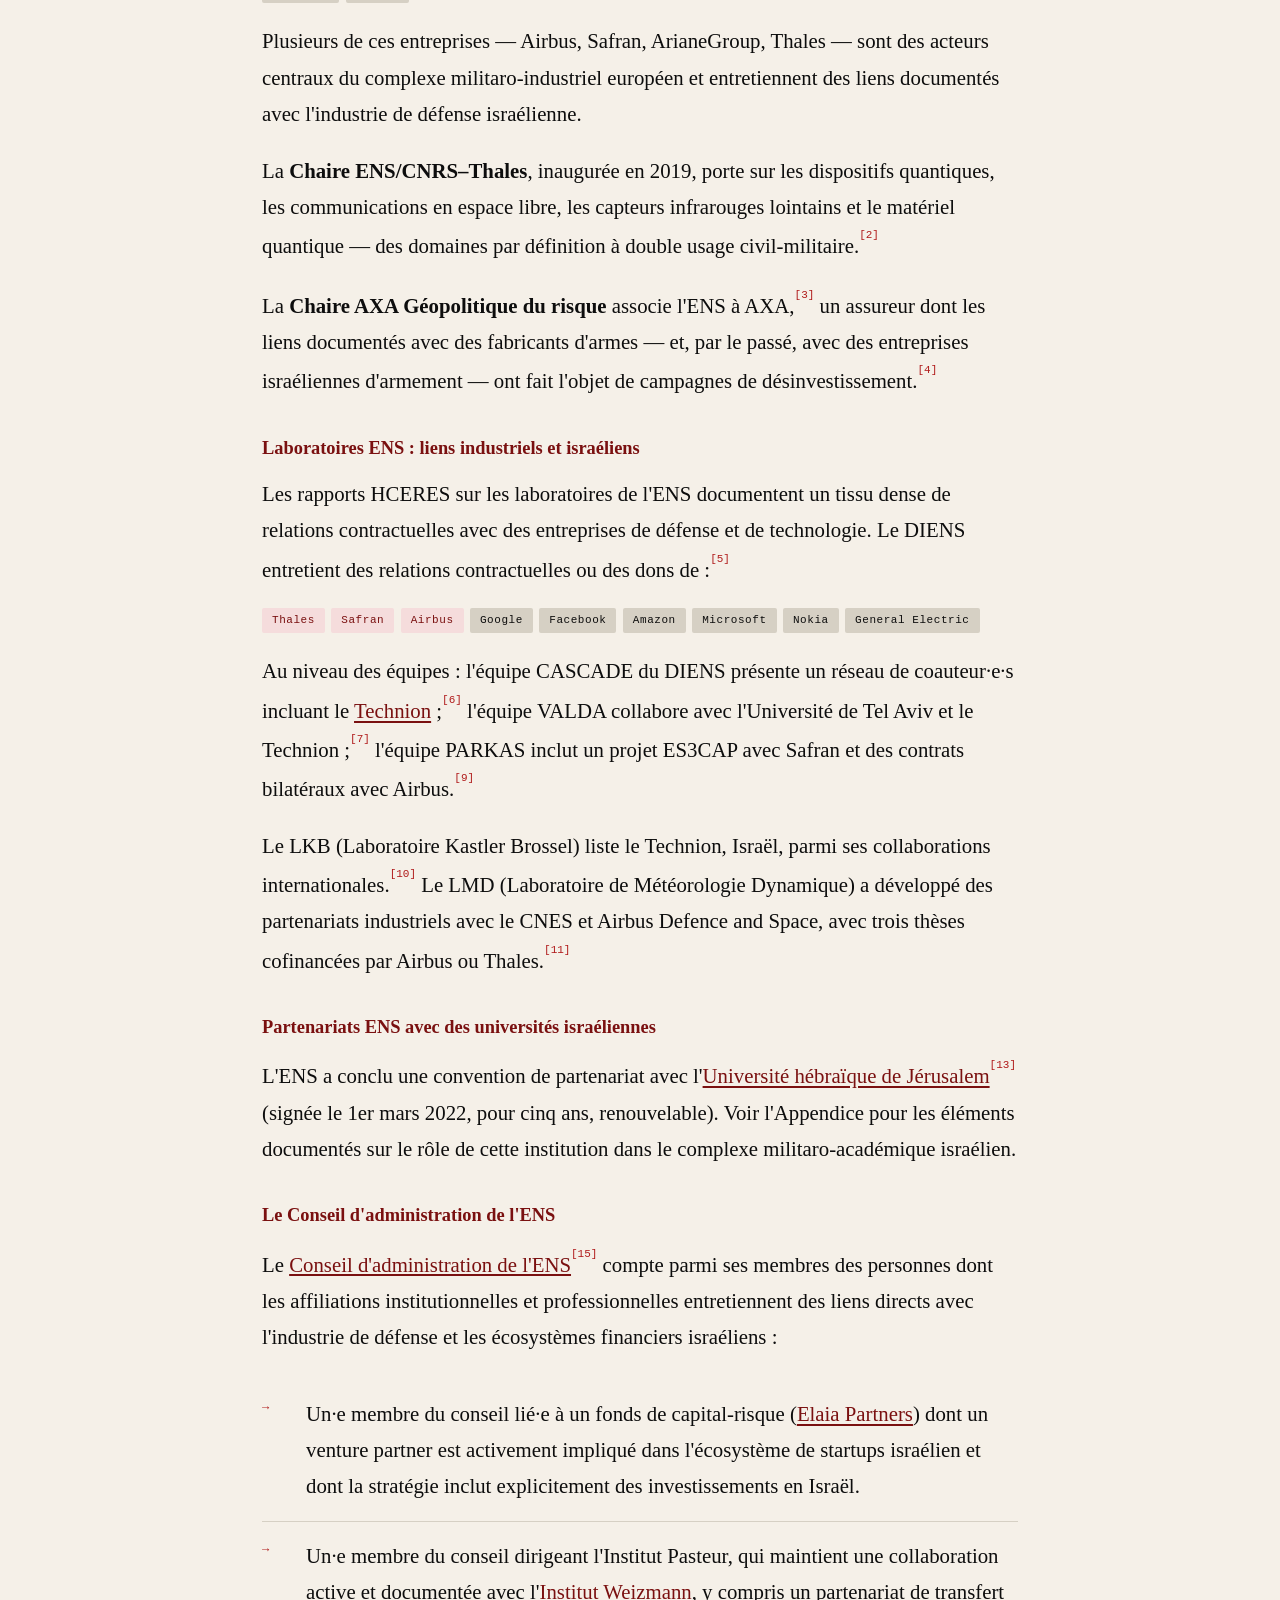
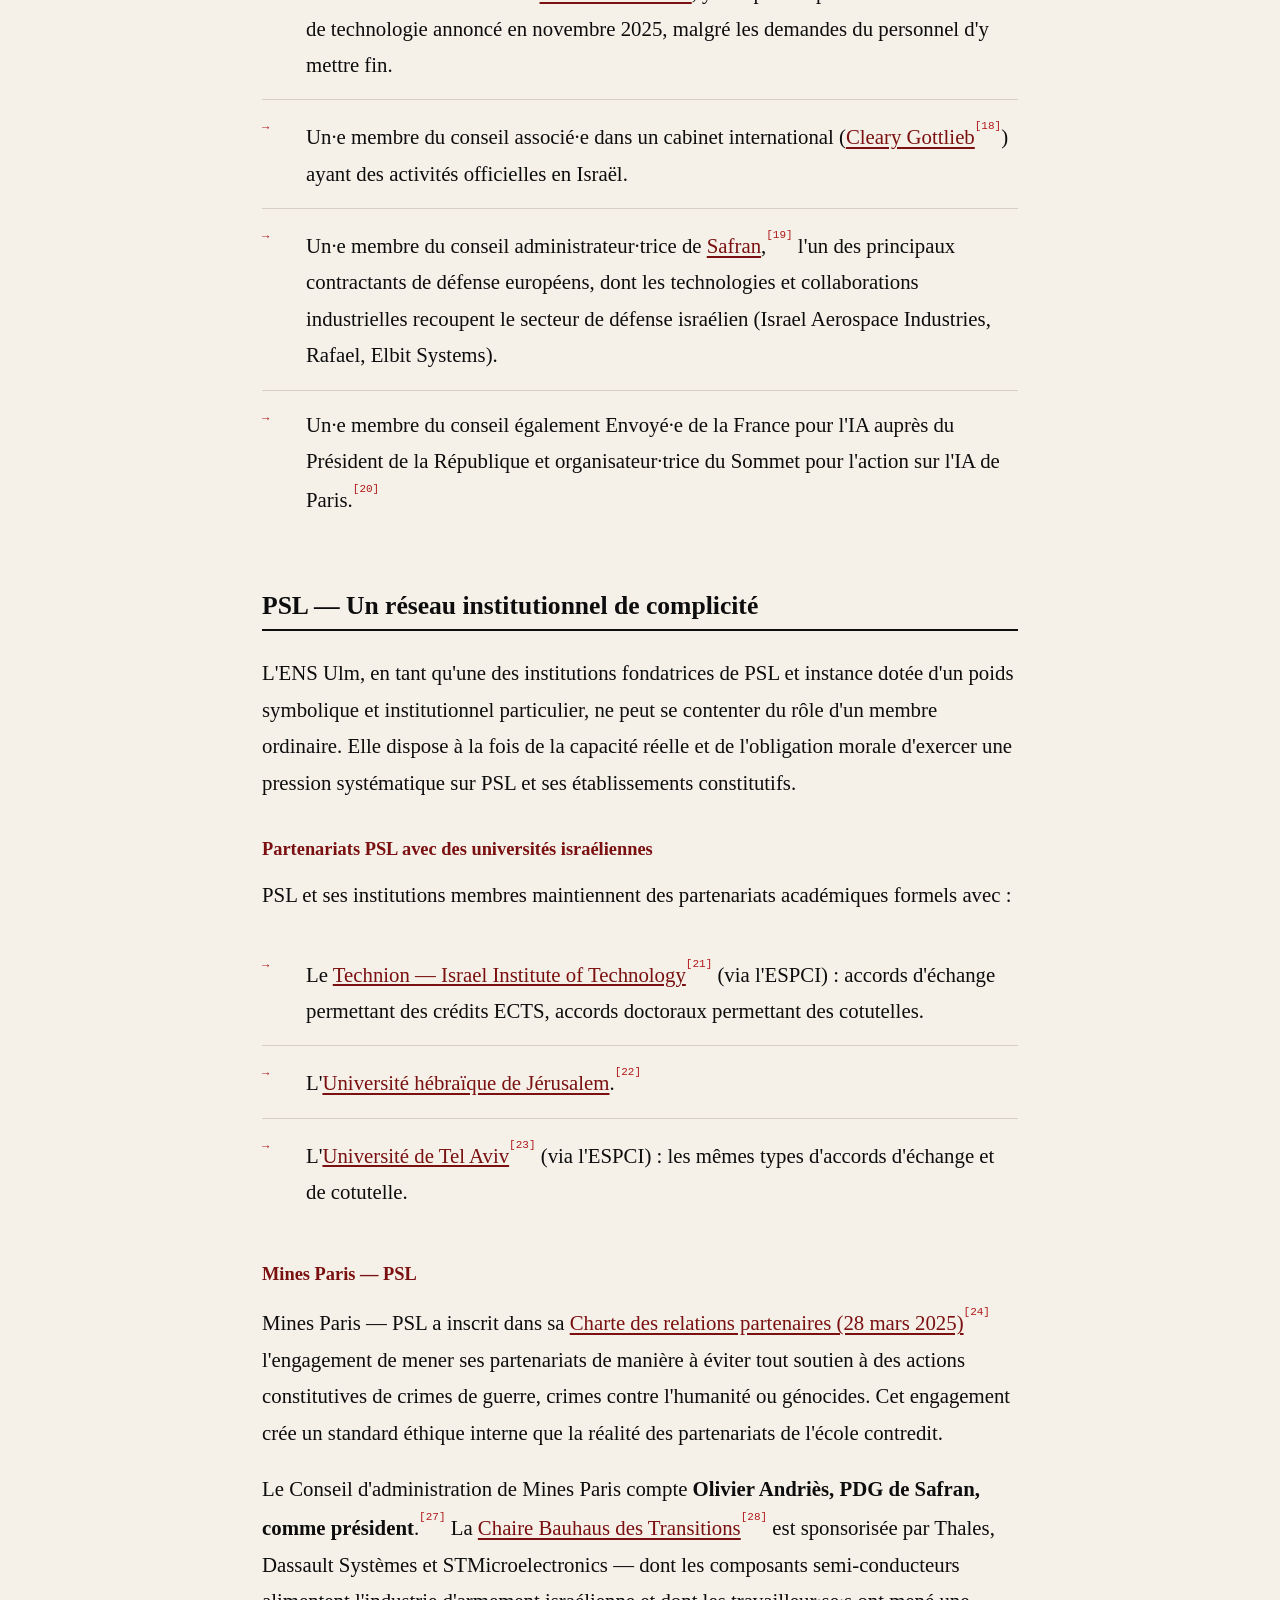
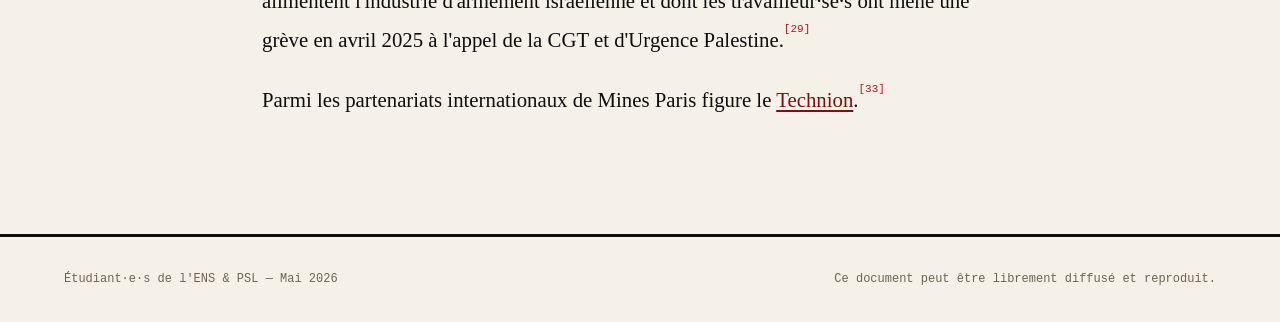
<file: ens_complicity.html>
<!DOCTYPE html>
<html lang="en">
<head>
<meta http-equiv="content-type" content="text/html; charset=UTF-8">
<meta charset="UTF-8">
<meta name="viewport" content="width=device-width, initial-scale=1.0">
<title>ENS / PSL — Open Letter, May 2026</title>
<link href="site.css" rel="stylesheet">
</head>
<body>

<!-- ═══════════════════════════════ HEADER ═══════════════════════════════ -->
<header>
  <h1 class="manifesto-title">
    <span class="t active" data-for="en">Open Letter &amp; Demands:<br><em>Complicity is a Choice.</em></span>
    <span class="t" data-for="fr">Lettre Ouverte &amp; Revendications :<br><em>La complicité est un choix.</em></span>
  </h1>
</header>

<!-- ═══════════════════════════════ STICKY ACTION BANNER ════════════════ -->
<div id="whole-banner">
  <div class="action-banner">
    <p>
      <span class="t active" data-for="en">Send this letter with its demands directly to ENS &amp; PSL leadership from your own email.</span>
      <span class="t" data-for="fr">Envoyez cette lettre et ses revendications directement à la direction de l'ENS &amp; de PSL depuis votre propre adresse mail.</span>
    </p>
    <div class="banner-actions" id ="action_itself">
      <a class="send-btn" id="send-letter-btn" href="#" onclick="sendLetter(event)">
        <svg width="16" height="16" fill="none" stroke="currentColor" stroke-width="2" viewBox="0 0 24 24"><path d="M22 2L11 13M22 2L15 22l-4-9-9-4 20-7z"></path></svg>
        <span class="t active" data-for="en">Send the Letter</span>
        <span class="t" data-for="fr">Envoyer la lettre</span>
      </a>
      <div class="lang-switcher">
        <button class="lang-btn active" id="btn-en" onclick="setLang('en')">EN</button>
        <div class="lang-divider"></div>
        <button class="lang-btn" id="btn-fr" onclick="setLang('fr')">FR</button>
      </div>
    </div>
  </div>
  <div id="menu-header">
    <p><span data-lang="en"><a href="/?lang=en">Our demands</a></span><span data-lang="fr"><a href="/?lang=fr">Nos revendications</a></span></p>
    <p><span data-lang="en"><a href="the_movement.html?lang=en">The ENS Palestine movement</a></span><span data-lang="fr"><a href="the_movement.html?lang=fr">Le mouvement pro-Palestine de l'ENS</a></span></p>
    <p><span data-lang="en"><a href="palestine.html?lang=en">The genocide in Palestine</a></span><span data-lang="fr"><a href="palestine.html?lang=fr">Le génocide en Palestine</a></span></p>
    <p id="selected-page"><span data-lang="en"><a href="ens_complicity.html?lang=en">ENS and PSL's complicity</a></span><span data-lang="fr"><a href="ens_complicity.html?lang=fr">La complicité de l'ENS et PSL</a></span></p>
    <p><span data-lang="en"><a href="doc.html?lang=en">Sources and Documentation</a></span><span data-lang="fr"><a href="doc.html?lang=fr">Sources et Documentation</a></span></p>
  </div>
</div>

<!-- ═══════════════════════════════ MAIN CONTENT ════════════════════════ -->
<main>

<!-- ══════════ ENGLISH VERSION ══════════ -->
<div data-lang="en" class="active">
  <!-- §3 ENS -->
  <div class="section-header">
    <h2 id="closed-windows-en" class="section-title">ENS — What the Closed Windows Conceal</h2>
  </div>

  <p>What, then, is ENS's relationship to all of this? After two years of sustained student pressure, the administration has still offered no clear or satisfactory response. Instead of direct dialogue, the institution shelters behind intermediaries and sends activist students threats wrapped in the language of pastoral concern — the shepherd's care before the blow of the crook. The administration wishes to preserve, on paper, its moral innocence: student activism is permitted precisely insofar as it does not genuinely threaten the status quo or damage the school's image as a "progressive" institution. Every initiative must be carefully framed, curated, and toned down to fit within the bounds of repressive tolerance.</p>

  <p>If the school has nothing to hide, why does it fear a conversation between students and prospective applicants? If it has nothing to hide, why does it not publish its financial accounts? If it has nothing to hide, why does it close its windows on dissatisfied students? If it has nothing to hide, why does it attempt to confiscate the physical and symbolic spaces in which students organize?</p>

  <p>This is a remarkable revisionism for an institution that annually parades its Resistance heritage — from the monuments in front of the library to the <em>salle des résistants</em> — yet falls behind even other grandes écoles in the restraint of its public positions. While ENS Lyon issued a statement on the plausible risk of genocide, our institution has almost never mentioned Palestine or Gaza in its official communications, while consistently foregrounding 7 October and compressing tens of thousands of Palestinian deaths into the anodyne phrase "and all other victims." Is "and all other victims" a morally acceptable formulation for one of the bloodiest periods in contemporary history?</p>

  <h3 class="sub-title">Research Chairs &amp; Industrial Partners</h3>

  <p>The <strong>Chaire Espace</strong>, inaugurated in February 2024 and hosted by the Fondation ENS, is funded by leading actors of the French aerospace and defence industry:<sup><a href="#en-a1">[1]</a></sup></p>
  <div class="tag-group">
    <span class="tag red">GIFAS</span><span class="tag red">Airbus</span><span class="tag red">ArianeGroup</span><span class="tag red">Safran Data Systems</span><span class="tag red">Thales Alenia Space</span><span class="tag">Air Liquide</span><span class="tag">CNES</span><span class="tag">Eutelsat</span><span class="tag">Sodern</span>
  </div>
  <p>Several of these companies — Airbus, Safran, ArianeGroup, Thales — are central actors in the European military-industrial complex and maintain documented ties with the Israeli defence industry.</p>

  <p>The <strong>Chaire ENS/CNRS–Thales</strong>, inaugurated in 2019, covers quantum devices, free-space communications, far-infrared sensors and quantum hardware — domains that are by definition dual-use civil-military.<sup><a href="#en-a2">[2]</a></sup></p>

  <p>The <strong>Chaire AXA Géopolitique du risque</strong> associates ENS with AXA,<sup><a href="#en-a3">[3]</a></sup> an insurer whose documented links to arms manufacturers — and, in the past, to Israeli arms companies — have been the subject of divestment campaigns.<sup><a href="#en-a4">[4]</a></sup> AXA reportedly severed its ties with Elbit Systems but continues to maintain other contested investments.</p>

  <h3 class="sub-title">ENS Laboratories: Industrial and Israeli Links</h3>

  <p>HCERES reports on ENS laboratories document a dense fabric of contractual relationships with defence and technology companies. The DIENS (Computer Science Department) maintains contractual relationships or donations from:<sup><a href="#en-a5">[5]</a></sup></p>
  <div class="tag-group">
    <span class="tag red">Thales</span><span class="tag red">Safran</span><span class="tag red">Airbus</span><span class="tag">Google</span><span class="tag">Facebook</span><span class="tag">Amazon</span><span class="tag">Microsoft</span><span class="tag">Nokia</span><span class="tag">General Electric</span>
  </div>

  <p>At team level: the CASCADE team at DIENS has a co-author network including the <a href="#en-a21">Technion</a>;<sup><a href="#en-a6">[6]</a></sup> the VALDA team collaborates with Tel Aviv University and the Technion;<sup><a href="#en-a6">[7]</a></sup> the PARKAS team includes an ES3CAP project with Safran and bilateral contracts with Airbus.<sup><a href="#en-a6">[9]</a></sup></p>

  <p>The LKB (Laboratoire Kastler Brossel) lists the Technion, Israel, among its international collaborations.<sup><a href="#en-a10">[10]</a></sup> The LMD (Laboratoire de Météorologie Dynamique) has developed industrial partnerships with CNES and Airbus Defence and Space, with three theses co-funded by Airbus or Thales.<sup><a href="#en-a11">[11]</a></sup></p>

  <h3 class="sub-title">ENS Partnerships with Israeli Universities</h3>

  <p>ENS has concluded a partnership convention with the <a href="#en-a22">Hebrew University of Jerusalem</a><sup><a href="#en-a13">[13]</a></sup> (signed 1 March 2022, five-year renewable).
<!-- and a convention with the École biblique et archéologique de
     Jérusalem.<sup><a href="#en-a14">[14]</a></sup>-->
See the Appendix for documented elements on the role of this institution in the Israeli military-academic complex.</p>

  <h3 class="sub-title">The ENS Board of Directors</h3>

  <p>The <a href="https://www.ens.psl.eu/sites/default/files/composition_ca_ens-psl_0_9.pdf" target="_blank" rel="noopener">ENS Board of Directors</a><sup><a href="#en-a15">[15]</a></sup> includes members whose institutional and professional affiliations maintain direct links with the defence industry and Israeli financial ecosystems:</p>

  <ul class="demands-list">
    <li><span class="demand-bullet">→</span><p>A board member linked to a venture capital fund (<a href="#en-a16">Elaia Partners</a>) whose venture partner is actively involved in the Israeli startup ecosystem and whose strategy explicitly includes investments in Israel.</p></li>
    <li><span class="demand-bullet">→</span><p>A board member heading Institut Pasteur, which maintains an active collaboration with the <a href="#en-a17">Weizmann Institute</a>, including a technology transfer partnership announced in November 2025, despite demands from staff to end it.</p></li>
    <li><span class="demand-bullet">→</span><p>A board member who is a partner in an international law firm (<a href="https://www.clearygottlieb.com/" target="_blank" rel="noopener">Cleary Gottlieb</a><sup><a href="#en-a18">[18]</a></sup>) with an official practice in Israel.</p></li>
    <li><span class="demand-bullet">→</span><p>A board member who is a director of <a href="#en-a19">Safran</a>,<sup><a href="#en-a19">[19]</a></sup> whose technologies and industrial collaborations intersect with the Israeli defence sector (Israel Aerospace Industries, Rafael, Elbit Systems).</p></li>
    <li><span class="demand-bullet">→</span><p>A board member who is France's Envoy for AI to the President of the Republic and organiser of the Paris AI Action Summit.<sup><a href="#en-a20">[20]</a></sup></p></li>
  </ul>

  <!-- §4 PSL -->
  <div class="section-header">
    <h2 id="psl-en" class="section-title">PSL — An Institutional Web of Complicity</h2>
  </div>

  <p>ENS Ulm, as one of PSL's founding institutions and a body of particular symbolic and institutional weight, cannot content itself with the role of an ordinary member. It has both the real capacity and the moral obligation to exert systematic pressure on PSL and its constituent schools.</p>

  <h3 class="sub-title">PSL Partnerships with Israeli Universities</h3>

  <p>PSL and its member institutions maintain formal academic partnerships with:</p>
  <ul class="demands-list">
    <li><span class="demand-bullet">→</span><p>The <a href="#en-a21">Technion — Israel Institute of Technology</a><sup><a href="#en-a21">[21]</a></sup> (via ESPCI): exchange agreements allowing ECTS credits, doctoral agreements permitting co-supervision.</p></li>
    <li><span class="demand-bullet">→</span><p>The <a href="#en-a22">Hebrew University of Jerusalem</a>.<sup><a href="#en-a22">[22]</a></sup></p></li>
    <li><span class="demand-bullet">→</span><p><a href="#en-a23">Tel Aviv University</a><sup><a href="#en-a23">[23]</a></sup> (via ESPCI): exchange and co-supervision agreements.</p></li>
  </ul>

  <h3 class="sub-title">Mines Paris — PSL</h3>

  <p>Mines Paris — PSL has inscribed in its <a href="https://www.minesparis.psl.eu/wp-content/uploads/2025/04/Charte-des-relations-partenaires-VDEF-chartee.pdf" target="_blank" rel="noopener">Charter of Partner Relations (28 March 2025)</a><sup><a href="#en-a24">[24]</a></sup> a commitment to avoid supporting war crimes, crimes against humanity or genocide. This internal ethical standard is directly contradicted by the reality of the school's partnerships.</p>

  <p>The Mines Paris Board of Directors includes <strong>Olivier Andriès, CEO of Safran, as chairman</strong>.<sup><a href="#en-a27">[27]</a></sup> The <a href="https://bauhausdestransitions.minesparis.psl.eu/en/about/" target="_blank" rel="noopener">Chaire Bauhaus des Transitions</a><sup><a href="#en-a28">[28]</a></sup> is sponsored by Thales, Dassault Systèmes and STMicroelectronics — whose semiconductor components feed the Israeli arms industry and whose workers went on strike in April 2025 at the call of CGT and Urgence Palestine.<sup><a href="#en-a29">[29]</a></sup></p>

  <p>Among the international partnerships of Mines Paris is the <a href="#en-a21">Technion</a>.<sup><a href="#en-a33">[33]</a></sup></p>

</div><!-- /data-lang="en" -->

<!-- ══════════ FRENCH VERSION ══════════ -->
<div data-lang="fr">
  <!-- §3 ENS FR -->
  <div class="section-header">
    <h2 id="closed-windows-fr" class="section-title">ENS — Ce que cachent les fenêtres fermées</h2>
  </div>

  <p>Quel est alors le rapport de l'ENS à tout cela ? Nous aurions souhaité qu'il n'y en ait aucun — mais après deux ans de pression étudiante soutenue, l'administration n'a toujours offert aucune réponse claire ni satisfaisante. Au lieu d'un dialogue direct, l'institution se réfugie derrière des intermédiaires et envoie aux étudiant·e·s militant·e·s des menaces enveloppées dans le langage de la sollicitude pastorale — le soin du berger avant le coup de la houlette. L'administration souhaite préserver, sur le papier, son innocence morale : l'activisme étudiant est permis précisément dans la mesure où il ne menace pas véritablement le statu quo ni ne nuit à l'image de l'école en tant qu'institution « progressiste ».</p>

  <p>Si l'école n'a rien à cacher, pourquoi craint-elle une conversation entre étudiant·e·s et candidat·e·s ? Si elle n'a rien à cacher, pourquoi ne publie-t-elle pas ses comptes financiers ? Si elle n'a rien à cacher, pourquoi ferme-t-elle ses fenêtres aux étudiant·e·s mécontent·e·s ? Si elle n'a rien à cacher, pourquoi tente-t-elle de confisquer les espaces physiques et symboliques dans lesquels les étudiant·e·s s'organisent ?</p>

  <p>C'est d'un révisionnisme remarquable pour une institution qui parade chaque année son héritage de Résistance — des monuments devant la bibliothèque à la salle des résistants — et qui se retrouve pourtant en retrait même par rapport à d'autres grandes écoles. Alors qu'ENS Lyon a publié une déclaration sur le risque plausible de génocide, notre institution n'a presque jamais mentionné la Palestine ou Gaza dans ses communications officielles, tout en mettant systématiquement au premier plan le 7 octobre et en comprimant des dizaines de milliers de morts palestinien·ne·s dans la formule anodine « et toutes les autres victimes ». « Et toutes les autres victimes » est-il un énoncé moralement acceptable pour l'une des périodes les plus sanglantes de l'histoire contemporaine ?</p>

  <h3 class="sub-title">Chaires de recherche et partenaires industriels</h3>

  <p>La <strong>Chaire Espace</strong>, inaugurée en février 2024 et hébergée par la Fondation ENS, est financée par les principaux acteurs de l'industrie aérospatiale et de défense française :<sup><a href="#fr-a1">[1]</a></sup></p>
  <div class="tag-group">
    <span class="tag red">GIFAS</span><span class="tag red">Airbus</span><span class="tag red">ArianeGroup</span><span class="tag red">Safran Data Systems</span><span class="tag red">Thales Alenia Space</span><span class="tag">Air Liquide</span><span class="tag">CNES</span><span class="tag">Eutelsat</span><span class="tag">Sodern</span>
  </div>
  <p>Plusieurs de ces entreprises — Airbus, Safran, ArianeGroup, Thales — sont des acteurs centraux du complexe militaro-industriel européen et entretiennent des liens documentés avec l'industrie de défense israélienne.</p>

  <p>La <strong>Chaire ENS/CNRS–Thales</strong>, inaugurée en 2019, porte sur les dispositifs quantiques, les communications en espace libre, les capteurs infrarouges lointains et le matériel quantique — des domaines par définition à double usage civil-militaire.<sup><a href="#fr-a2">[2]</a></sup></p>

  <p>La <strong>Chaire AXA Géopolitique du risque</strong> associe l'ENS à AXA,<sup><a href="#fr-a3">[3]</a></sup> un assureur dont les liens documentés avec des fabricants d'armes — et, par le passé, avec des entreprises israéliennes d'armement — ont fait l'objet de campagnes de désinvestissement.<sup><a href="#fr-a4">[4]</a></sup></p>

  <h3 class="sub-title">Laboratoires ENS : liens industriels et israéliens</h3>

  <p>Les rapports HCERES sur les laboratoires de l'ENS documentent un tissu dense de relations contractuelles avec des entreprises de défense et de technologie. Le DIENS entretient des relations contractuelles ou des dons de :<sup><a href="#fr-a5">[5]</a></sup></p>
  <div class="tag-group">
    <span class="tag red">Thales</span><span class="tag red">Safran</span><span class="tag red">Airbus</span><span class="tag">Google</span><span class="tag">Facebook</span><span class="tag">Amazon</span><span class="tag">Microsoft</span><span class="tag">Nokia</span><span class="tag">General Electric</span>
  </div>

  <p>Au niveau des équipes : l'équipe CASCADE du DIENS présente un réseau de coauteur·e·s incluant le <a href="#fr-a21">Technion</a> ;<sup><a href="#fr-a6">[6]</a></sup> l'équipe VALDA collabore avec l'Université de Tel Aviv et le Technion ;<sup><a href="#fr-a6">[7]</a></sup> l'équipe PARKAS inclut un projet ES3CAP avec Safran et des contrats bilatéraux avec Airbus.<sup><a href="#fr-a6">[9]</a></sup></p>

  <p>Le LKB (Laboratoire Kastler Brossel) liste le Technion, Israël, parmi ses collaborations internationales.<sup><a href="#fr-a10">[10]</a></sup> Le LMD (Laboratoire de Météorologie Dynamique) a développé des partenariats industriels avec le CNES et Airbus Defence and Space, avec trois thèses cofinancées par Airbus ou Thales.<sup><a href="#fr-a11">[11]</a></sup></p>

  <h3 class="sub-title">Partenariats ENS avec des universités israéliennes</h3>

  <p>L'ENS a conclu une convention de partenariat avec l'<a href="#fr-a22">Université hébraïque de Jérusalem</a><sup><a href="#fr-a13">[13]</a></sup> (signée le 1er mars 2022, pour cinq ans,
renouvelable). 
<!--et une convention avec l'École biblique et archéologique de
    Jérusalem.<sup><a href="#fr-a14">[14]</a></sup>--> Voir l'Appendice pour
les éléments documentés sur le rôle de cette institution dans le complexe militaro-académique israélien.</p>

  <h3 class="sub-title">Le Conseil d'administration de l'ENS</h3>

  <p>Le <a href="https://www.ens.psl.eu/sites/default/files/composition_ca_ens-psl_0_9.pdf" target="_blank" rel="noopener">Conseil d'administration de l'ENS</a><sup><a href="#fr-a15">[15]</a></sup> compte parmi ses membres des personnes dont les affiliations institutionnelles et professionnelles entretiennent des liens directs avec l'industrie de défense et les écosystèmes financiers israéliens :</p>

  <ul class="demands-list">
    <li><span class="demand-bullet">→</span><p>Un·e membre du conseil lié·e à un fonds de capital-risque (<a href="#fr-a16">Elaia Partners</a>) dont un venture partner est activement impliqué dans l'écosystème de startups israélien et dont la stratégie inclut explicitement des investissements en Israël.</p></li>
    <li><span class="demand-bullet">→</span><p>Un·e membre du conseil dirigeant l'Institut Pasteur, qui maintient une collaboration active et documentée avec l'<a href="#fr-a17">Institut Weizmann</a>, y compris un partenariat de transfert de technologie annoncé en novembre 2025, malgré les demandes du personnel d'y mettre fin.</p></li>
    <li><span class="demand-bullet">→</span><p>Un·e membre du conseil associé·e dans un cabinet international (<a href="https://www.clearygottlieb.com/" target="_blank" rel="noopener">Cleary Gottlieb</a><sup><a href="#fr-a18">[18]</a></sup>) ayant des activités officielles en Israël.</p></li>
    <li><span class="demand-bullet">→</span><p>Un·e membre du conseil administrateur·trice de <a href="#fr-a19">Safran</a>,<sup><a href="#fr-a19">[19]</a></sup> l'un des principaux contractants de défense européens, dont les technologies et collaborations industrielles recoupent le secteur de défense israélien (Israel Aerospace Industries, Rafael, Elbit Systems).</p></li>
    <li><span class="demand-bullet">→</span><p>Un·e membre du conseil également Envoyé·e de la France pour l'IA auprès du Président de la République et organisateur·trice du Sommet pour l'action sur l'IA de Paris.<sup><a href="#fr-a20">[20]</a></sup></p></li>
  </ul>

  <!-- §4 PSL FR -->
  <div class="section-header">
    <h2 id="psl-fr" class="section-title">PSL — Un réseau institutionnel de complicité</h2>
  </div>

  <p>L'ENS Ulm, en tant qu'une des institutions fondatrices de PSL et instance dotée d'un poids symbolique et institutionnel particulier, ne peut se contenter du rôle d'un membre ordinaire. Elle dispose à la fois de la capacité réelle et de l'obligation morale d'exercer une pression systématique sur PSL et ses établissements constitutifs.</p>

  <h3 class="sub-title">Partenariats PSL avec des universités israéliennes</h3>

  <p>PSL et ses institutions membres maintiennent des partenariats académiques formels avec :</p>
  <ul class="demands-list">
    <li><span class="demand-bullet">→</span><p>Le <a href="#fr-a21">Technion — Israel Institute of Technology</a><sup><a href="#fr-a21">[21]</a></sup> (via l'ESPCI) : accords d'échange permettant des crédits ECTS, accords doctoraux permettant des cotutelles.</p></li>
    <li><span class="demand-bullet">→</span><p>L'<a href="#fr-a22">Université hébraïque de Jérusalem</a>.<sup><a href="#fr-a22">[22]</a></sup></p></li>
    <li><span class="demand-bullet">→</span><p>L'<a href="#fr-a23">Université de Tel Aviv</a><sup><a href="#fr-a23">[23]</a></sup> (via l'ESPCI) : les mêmes types d'accords d'échange et de cotutelle.</p></li>
  </ul>

  <h3 class="sub-title">Mines Paris — PSL</h3>

  <p>Mines Paris — PSL a inscrit dans sa <a href="https://www.minesparis.psl.eu/wp-content/uploads/2025/04/Charte-des-relations-partenaires-VDEF-chartee.pdf" target="_blank" rel="noopener">Charte des relations partenaires (28 mars 2025)</a><sup><a href="#fr-a24">[24]</a></sup> l'engagement de mener ses partenariats de manière à éviter tout soutien à des actions constitutives de crimes de guerre, crimes contre l'humanité ou génocides. Cet engagement crée un standard éthique interne que la réalité des partenariats de l'école contredit.</p>

  <p>Le Conseil d'administration de Mines Paris compte <strong>Olivier Andriès, PDG de Safran, comme président</strong>.<sup><a href="#fr-a27">[27]</a></sup> La <a href="https://bauhausdestransitions.minesparis.psl.eu/en/about/" target="_blank" rel="noopener">Chaire Bauhaus des Transitions</a><sup><a href="#fr-a28">[28]</a></sup> est sponsorisée par Thales, Dassault Systèmes et STMicroelectronics — dont les composants semi-conducteurs alimentent l'industrie d'armement israélienne et dont les travailleur·se·s ont mené une grève en avril 2025 à l'appel de la CGT et d'Urgence Palestine.<sup><a href="#fr-a29">[29]</a></sup></p>

  <p>Parmi les partenariats internationaux de Mines Paris figure le <a href="#fr-a21">Technion</a>.<sup><a href="#fr-a33">[33]</a></sup></p>

</div><!-- /data-lang="fr" -->

</main>

<div id="down_menu">
  <p><span data-lang="en"><a href="palestine.html?lang=en">Previous Page</a></span><span data-lang="fr"><a href="palestine.html?lang=fr">Page précédente</a></span></p>
  <p><span data-lang="en"><a href="doc.html?lang=en">Next Page</a></span><span data-lang="fr"><a href="doc.html?lang=fr">Page suivante</a></span></p>
</div>

<!-- ═══════════════════════════════ FOOTER ════════════════════════════════ -->
<footer>
  <p>
    <span class="t active" data-for="en">Students of ENS &amp; PSL — May 2026</span>
    <span class="t" data-for="fr">Étudiant·e·s de l'ENS &amp; PSL — Mai 2026</span>
  </p>
  <p>
    <span class="t active" data-for="en">This document may be freely distributed and reproduced.</span>
    <span class="t" data-for="fr">Ce document peut être librement diffusé et reproduit.</span>
  </p>
</footer>
<script src="script.js"></script>

</body></html>
</file>
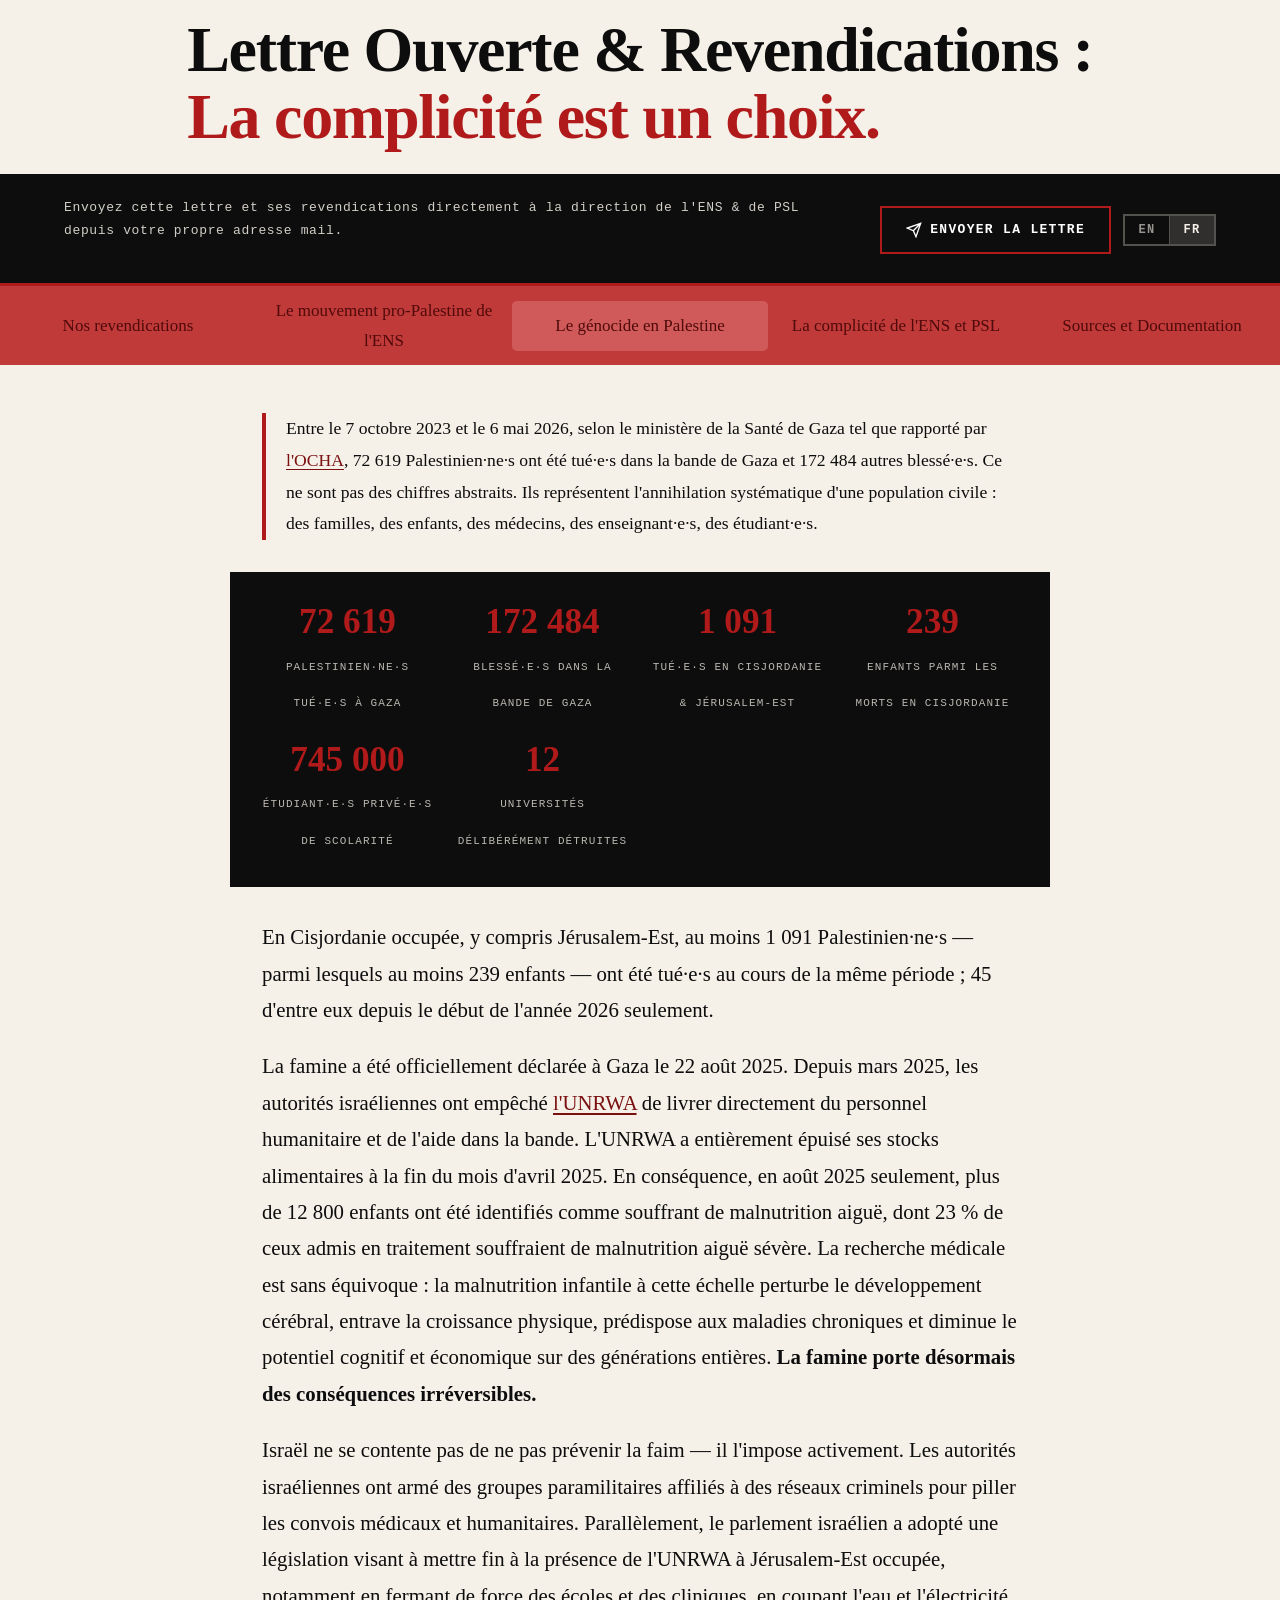
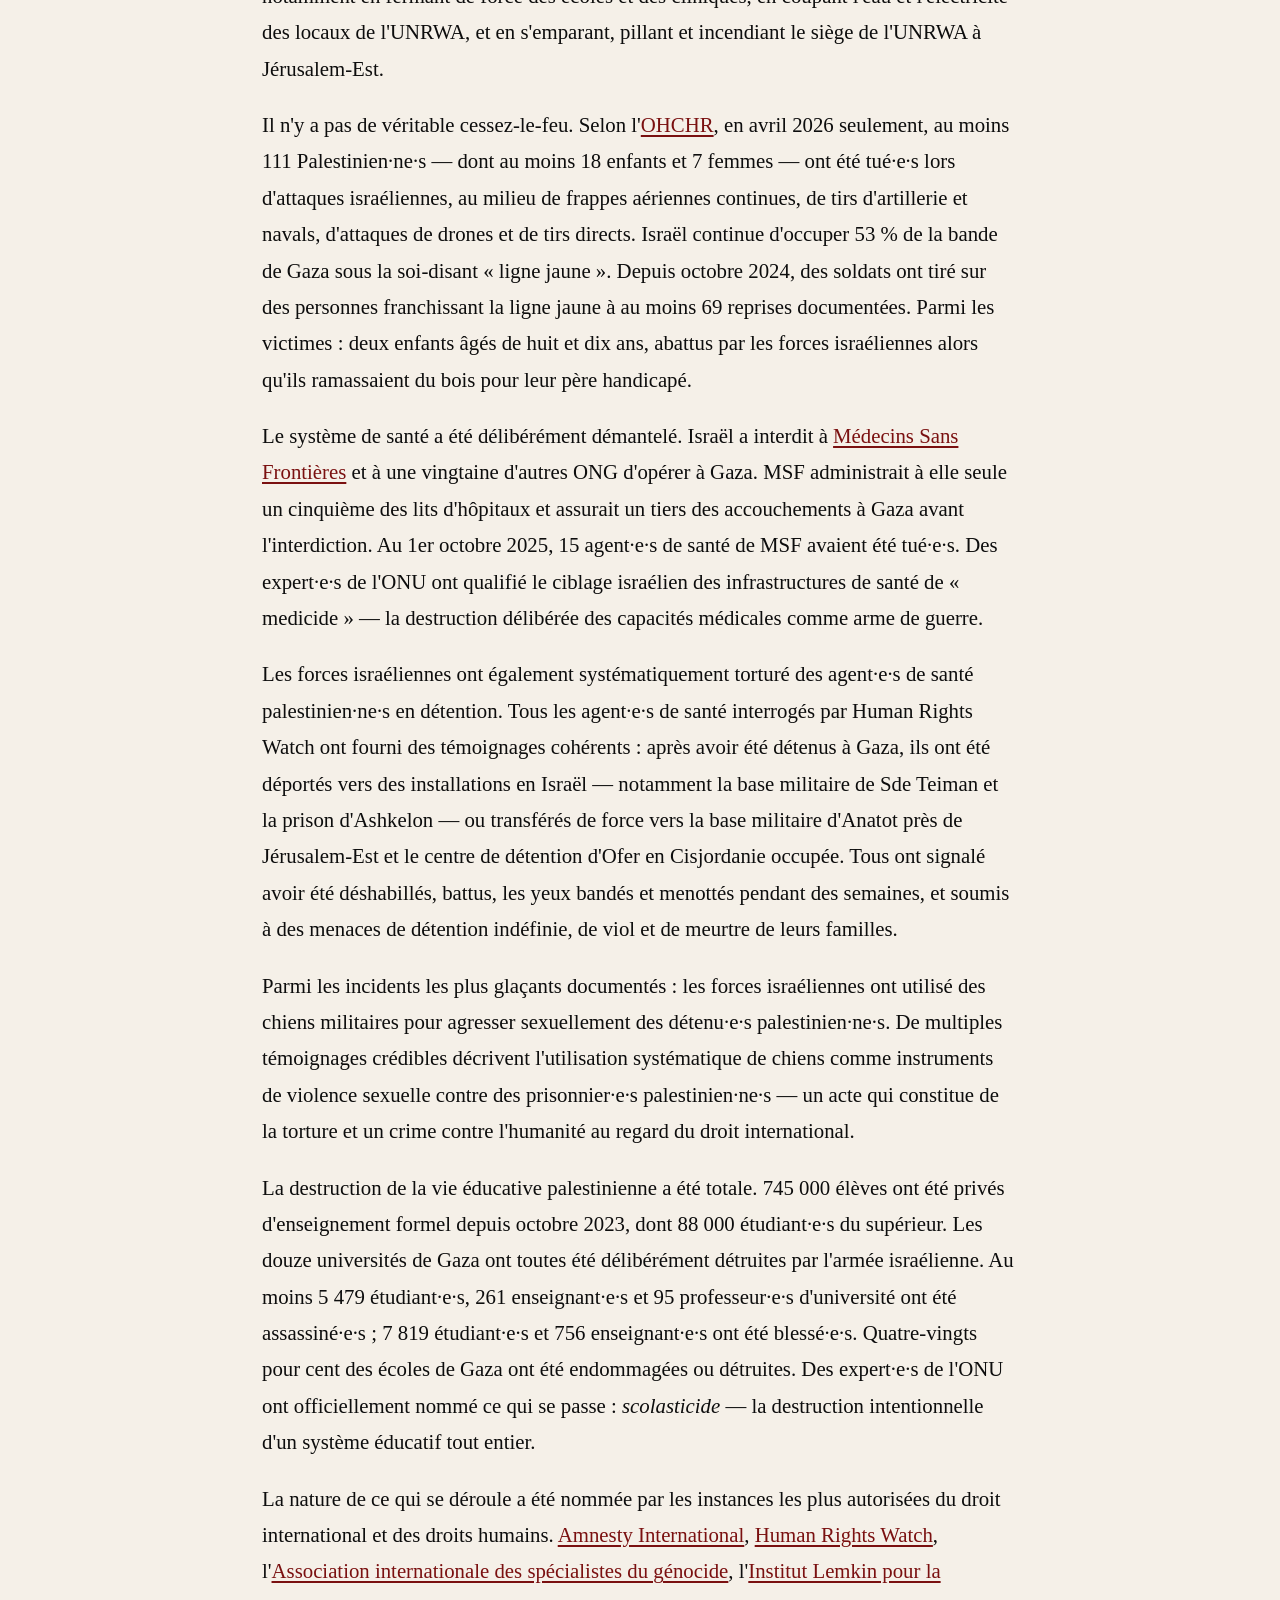
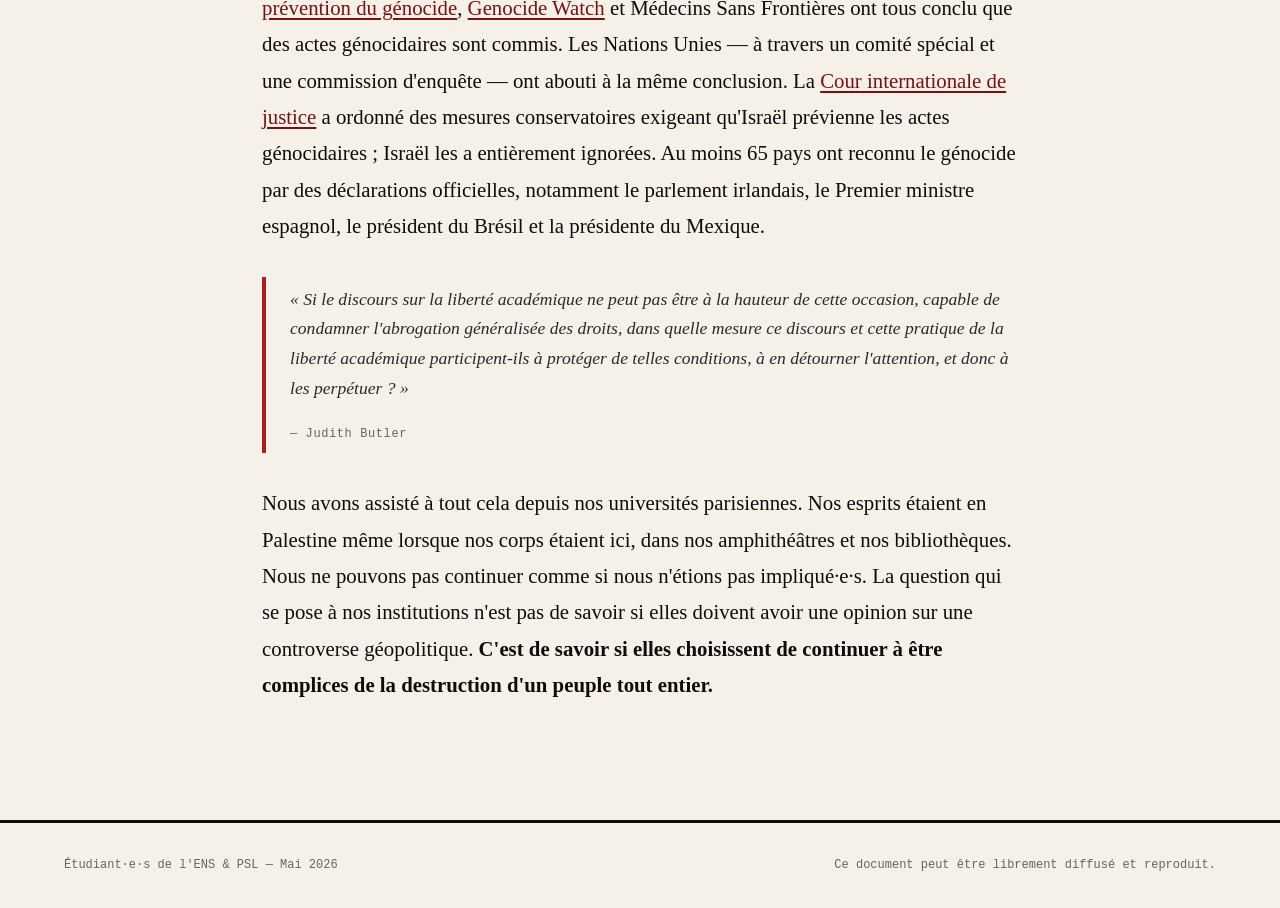
<file: palestine.html>
<!DOCTYPE html>
<html lang="en"><head>
<meta http-equiv="content-type" content="text/html; charset=UTF-8">
<meta charset="UTF-8">
<meta name="viewport" content="width=device-width, initial-scale=1.0">
<title>ENS / PSL — Open Letter, May 2026</title>
<link href="site.css" rel="stylesheet"></head>
<body>

<!-- ═══════════════════════════════ HEADER ═══════════════════════════════ -->
<header>
  <h1 class="manifesto-title">
    <span class="t active" data-for="en">Open Letter &amp; Demands:<br><em>Complicity is a Choice.</em></span>
    <span class="t" data-for="fr">Lettre Ouverte &amp; Revendications :<br><em>La complicité est un choix.</em></span>
  </h1>
</header>

<!-- ═══════════════════════════════ STICKY ACTION BANNER ════════════════ -->
<div id="whole-banner">
  <div class="action-banner">
    <p>
      <span class="t active" data-for="en">Send this letter with its demands directly to ENS &amp; PSL leadership from your own email.</span>
      <span class="t" data-for="fr">Envoyez cette lettre et ses revendications directement à la direction de l'ENS &amp; de PSL depuis votre propre adresse mail.</span>
    </p>
    <div class="banner-actions" id ="action_itself">
      <a class="send-btn" id="send-letter-btn" href="#" onclick="sendLetter(event)">
        <svg width="16" height="16" fill="none" stroke="currentColor" stroke-width="2" viewBox="0 0 24 24"><path d="M22 2L11 13M22 2L15 22l-4-9-9-4 20-7z"></path></svg>
        <span class="t active" data-for="en">Send the Letter</span>
        <span class="t" data-for="fr">Envoyer la lettre</span>
      </a>
      <div class="lang-switcher">
        <button class="lang-btn active" id="btn-en" onclick="setLang('en')">EN</button>
        <div class="lang-divider"></div>
        <button class="lang-btn" id="btn-fr" onclick="setLang('fr')">FR</button>
      </div>
    </div>
  </div>
  <div id="menu-header">
    <p><span data-lang="en"><a href="/?lang=en">Our demands</a></span><span data-lang="fr"><a href="/?lang=fr">Nos revendications</a></span></p>
    <p><span data-lang="en"><a href="the_movement.html?lang=en">The ENS Palestine movement</a></span><span data-lang="fr"><a href="the_movement.html?lang=fr">Le mouvement pro-Palestine de l'ENS</a></span></p>
    <p id="selected-page"><span data-lang="en"><a href="palestine.html?lang=en">The genocide in Palestine</a></span><span data-lang="fr"><a href="palestine.html?lang=fr">Le génocide en Palestine</a></span></p>
    <p><span data-lang="en"><a href="ens_complicity.html?lang=en">ENS and PSL's complicity</a></span><span data-lang="fr"><a href="ens_complicity.html?lang=fr">La complicité de l'ENS et PSL</a></span></p>
    <p><span data-lang="en"><a href="doc.html?lang=en">Sources and Documentation</a></span><span data-lang="fr"><a href="doc.html?lang=fr">Sources et Documentation</a></span></p>
  </div>
</div>

<!-- ═══════════════════════════════ MAIN CONTENT ════════════════════════ -->
<main>

<!-- ══════════ ENGLISH VERSION ══════════ -->
<div data-lang="en" class="active">
  <p class="lead">Between 7 October 2023 and 6 May 2026, according to the Gaza Ministry of Health as reported by <a href="https://www.ochaopt.org/" target="_blank" rel="noopener">OCHA</a>, 72,619 Palestinians were killed in the Gaza Strip and a further 172,484 injured. These are not abstract numbers. They represent the systematic annihilation of a civilian population: families, children, doctors, teachers, students.</p>

  <div class="stats-band">
    <div class="stat-item"><strong>72,619</strong><span>Palestinians killed in Gaza</span></div>
    <div class="stat-item"><strong>172,484</strong><span>Injured in Gaza Strip</span></div>
    <div class="stat-item"><strong>1,091</strong><span>Killed in West Bank &amp; E. Jerusalem</span></div>
    <div class="stat-item"><strong>239</strong><span>Children among West Bank dead</span></div>
    <div class="stat-item"><strong>745,000</strong><span>Students out of schooling</span></div>
    <div class="stat-item"><strong>12</strong><span>Universities deliberately destroyed</span></div>
  </div>

  <p>In the occupied West Bank, including East Jerusalem, at least 1,091 Palestinians — among them at least 239 children — were killed over the same period; 45 of them since the beginning of 2026 alone.</p>

  <p>Famine was officially declared in Gaza on 22 August 2025. Since March 2025, Israeli authorities have blocked <a href="https://www.unrwa.org/" target="_blank" rel="noopener">UNRWA</a> from directly delivering humanitarian personnel and aid into the Strip. UNRWA ran out of food entirely by the end of April 2025. As a result, in August 2025 alone, over 12,800 children were identified as acutely malnourished, with 23% of those admitted for treatment suffering from severe acute malnutrition. Medical research is unequivocal: childhood malnutrition at this scale disrupts brain development, impairs physical growth, predisposes to chronic disease, and diminishes cognitive and economic potential across entire generations. <strong>The famine now carries irreversible consequences.</strong></p>

  <p>Israel is not merely failing to prevent hunger — it is actively enforcing it. Israeli authorities have armed paramilitary groups affiliated with criminal networks to loot medical and humanitarian convoys. Meanwhile, the Israeli parliament adopted legislation to terminate UNRWA's presence in occupied East Jerusalem, including by forcibly shutting schools and health clinics, cutting off water and electricity to UNRWA premises, and seizing, looting and setting fire to the UNRWA headquarters in East Jerusalem.</p>

  <p>There is no actual ceasefire. According to <a href="https://www.ohchr.org/en/countries/opt" target="_blank" rel="noopener">OHCHR</a>, in April 2026 alone, at least 111 Palestinians — including at least 18 children and 7 women — were killed in Israeli attacks, amid continuing airstrikes, artillery and naval shelling, drone strikes, and gunfire. Israel continues to occupy 53% of the Gaza Strip under the so-called Yellow Line. Since October 2024, troops have shot at people crossing the Yellow Line on at least 69 documented occasions. Among those killed: two children aged eight and ten, shot by Israeli forces while gathering firewood for their disabled father.</p>

  <p>The health system has been deliberately dismantled. Israel has banned <a href="https://www.msf.org/" target="_blank" rel="noopener">Médecins Sans Frontières</a> and approximately 25 other NGOs from operating in Gaza. MSF alone administered one fifth of hospital beds and carried out one third of child deliveries in Gaza before the ban. As of October 2025, 15 MSF healthcare workers had been killed. UN experts have described Israeli targeting of healthcare infrastructure as "medicide" — the deliberate destruction of medical capacity as a weapon of war.</p>

  <p>Israeli forces have also systematically tortured Palestinian healthcare workers in detention. All healthcare workers interviewed by Human Rights Watch provided consistent accounts: after being detained in Gaza, they were deported to facilities in Israel — including the Sde Teiman military base and Ashkelon prison — or forcibly transferred to the Anatot military base near East Jerusalem and the Ofer detention facility in the occupied West Bank. All reported being stripped, beaten, blindfolded and handcuffed for weeks on end, and subjected to threats of indefinite detention, rape, and the killing of their families, in order to coerce confessions of Hamas membership.</p>

  <p>Among the most harrowing documented incidents: Israeli forces deployed military dogs to sexually assault Palestinian detainees. Multiple credible accounts, corroborated by human rights organizations and survivor testimony, describe the systematic use of dogs as instruments of sexual violence against Palestinian prisoners — an act that constitutes torture and a crime against humanity under international law.</p>

  <p>The destruction of Palestinian educational life has been total. 745,000 students have been out of formal schooling since October 2023, including 88,000 higher education students. All twelve of Gaza's universities have been deliberately destroyed by the Israeli army. At least 5,479 students, 261 teachers and 95 university professors have been killed; 7,819 students and 756 teachers injured. Eighty percent of Gaza's schools have been damaged or destroyed. UN experts have formally named what is happening: <em>scholasticide</em> — the intentional destruction of an entire educational system.</p>

  <p>The character of what is taking place has been named by the most authoritative bodies in international law and human rights. <a href="https://www.amnesty.org/" target="_blank" rel="noopener">Amnesty International</a>, <a href="https://www.hrw.org/" target="_blank" rel="noopener">Human Rights Watch</a>, the <a href="https://www.genocidescholars.org/" target="_blank" rel="noopener">International Association of Genocide Scholars</a>, the <a href="https://www.lemkininstitute.com/" target="_blank" rel="noopener">Lemkin Institute for Genocide Prevention</a>, <a href="https://www.genocidewatch.com/" target="_blank" rel="noopener">Genocide Watch</a>, and Médecins Sans Frontières have all concluded that acts of genocide are being committed. The United Nations — through both a special committee and a commission of inquiry — has reached the same conclusion. The <a href="https://www.icj-cij.org/" target="_blank" rel="noopener">International Court of Justice</a> has ordered provisional measures requiring Israel to prevent genocidal acts; Israel has ignored them entirely. At least 65 countries have recognized the genocide through official statements, including the Irish parliament (by non-binding motion, November 2024), Spain's prime minister, Brazil's president, and Mexico's president. The UN Special Rapporteur on the Occupied Palestinian Territories has exhorted member states to enforce the prohibition of genocide and called on Israel and all complicit states to render proportional reparations for the destruction inflicted on the Palestinian people.</p>

  <blockquote>
    <p>"If the discourse of academic freedom cannot rise to this occasion, able to condemn widespread abrogation of rights, then to what extent is the discourse and practice of academic freedom involved in shielding such conditions, deflecting attention from them, and thus perpetuating them?"</p>
    <cite>— Judith Butler</cite>
  </blockquote>

  <p>We have watched all of this unfold. Our minds were in Palestine even when our bodies were here, in our lecture halls and libraries. We cannot continue as though we are not implicated. The question before our institutions is not whether to have an opinion on a geopolitical controversy. <strong>It is whether to continue being complicit in the destruction of an entire people.</strong></p>


</div><!-- /data-lang="en" -->

<!-- ══════════ FRENCH VERSION ══════════ -->
<div data-lang="fr">
  <p class="lead">Entre le 7 octobre 2023 et le 6 mai 2026, selon le ministère de la Santé de Gaza tel que rapporté par <a href="https://www.ochaopt.org/" target="_blank" rel="noopener">l'OCHA</a>, 72 619 Palestinien·ne·s ont été tué·e·s dans la bande de Gaza et 172 484 autres blessé·e·s. Ce ne sont pas des chiffres abstraits. Ils représentent l'annihilation systématique d'une population civile : des familles, des enfants, des médecins, des enseignant·e·s, des étudiant·e·s.</p>

  <div class="stats-band">
    <div class="stat-item"><strong>72&nbsp;619</strong><span>Palestinien·ne·s tué·e·s à Gaza</span></div>
    <div class="stat-item"><strong>172&nbsp;484</strong><span>Blessé·e·s dans la bande de Gaza</span></div>
    <div class="stat-item"><strong>1&nbsp;091</strong><span>Tué·e·s en Cisjordanie &amp; Jérusalem-Est</span></div>
    <div class="stat-item"><strong>239</strong><span>Enfants parmi les morts en Cisjordanie</span></div>
    <div class="stat-item"><strong>745&nbsp;000</strong><span>Étudiant·e·s privé·e·s de scolarité</span></div>
    <div class="stat-item"><strong>12</strong><span>Universités délibérément détruites</span></div>
  </div>

  <p>En Cisjordanie occupée, y compris Jérusalem-Est, au moins 1 091 Palestinien·ne·s — parmi lesquels au moins 239 enfants — ont été tué·e·s au cours de la même période ; 45 d'entre eux depuis le début de l'année 2026 seulement.</p>

  <p>La famine a été officiellement déclarée à Gaza le 22 août 2025. Depuis mars 2025, les autorités israéliennes ont empêché <a href="https://www.unrwa.org/" target="_blank" rel="noopener">l'UNRWA</a> de livrer directement du personnel humanitaire et de l'aide dans la bande. L'UNRWA a entièrement épuisé ses stocks alimentaires à la fin du mois d'avril 2025. En conséquence, en août 2025 seulement, plus de 12 800 enfants ont été identifiés comme souffrant de malnutrition aiguë, dont 23 % de ceux admis en traitement souffraient de malnutrition aiguë sévère. La recherche médicale est sans équivoque : la malnutrition infantile à cette échelle perturbe le développement cérébral, entrave la croissance physique, prédispose aux maladies chroniques et diminue le potentiel cognitif et économique sur des générations entières. <strong>La famine porte désormais des conséquences irréversibles.</strong></p>

  <p>Israël ne se contente pas de ne pas prévenir la faim — il l'impose activement. Les autorités israéliennes ont armé des groupes paramilitaires affiliés à des réseaux criminels pour piller les convois médicaux et humanitaires. Parallèlement, le parlement israélien a adopté une législation visant à mettre fin à la présence de l'UNRWA à Jérusalem-Est occupée, notamment en fermant de force des écoles et des cliniques, en coupant l'eau et l'électricité des locaux de l'UNRWA, et en s'emparant, pillant et incendiant le siège de l'UNRWA à Jérusalem-Est.</p>

  <p>Il n'y a pas de véritable cessez-le-feu. Selon l'<a href="https://www.ohchr.org/en/countries/opt" target="_blank" rel="noopener">OHCHR</a>, en avril 2026 seulement, au moins 111 Palestinien·ne·s — dont au moins 18 enfants et 7 femmes — ont été tué·e·s lors d'attaques israéliennes, au milieu de frappes aériennes continues, de tirs d'artillerie et navals, d'attaques de drones et de tirs directs. Israël continue d'occuper 53 % de la bande de Gaza sous la soi-disant « ligne jaune ». Depuis octobre 2024, des soldats ont tiré sur des personnes franchissant la ligne jaune à au moins 69 reprises documentées. Parmi les victimes : deux enfants âgés de huit et dix ans, abattus par les forces israéliennes alors qu'ils ramassaient du bois pour leur père handicapé.</p>

  <p>Le système de santé a été délibérément démantelé. Israël a interdit à <a href="https://www.msf.org/" target="_blank" rel="noopener">Médecins Sans Frontières</a> et à une vingtaine d'autres ONG d'opérer à Gaza. MSF administrait à elle seule un cinquième des lits d'hôpitaux et assurait un tiers des accouchements à Gaza avant l'interdiction. Au 1er octobre 2025, 15 agent·e·s de santé de MSF avaient été tué·e·s. Des expert·e·s de l'ONU ont qualifié le ciblage israélien des infrastructures de santé de « medicide » — la destruction délibérée des capacités médicales comme arme de guerre.</p>

  <p>Les forces israéliennes ont également systématiquement torturé des agent·e·s de santé palestinien·ne·s en détention. Tous les agent·e·s de santé interrogés par Human Rights Watch ont fourni des témoignages cohérents : après avoir été détenus à Gaza, ils ont été déportés vers des installations en Israël — notamment la base militaire de Sde Teiman et la prison d'Ashkelon — ou transférés de force vers la base militaire d'Anatot près de Jérusalem-Est et le centre de détention d'Ofer en Cisjordanie occupée. Tous ont signalé avoir été déshabillés, battus, les yeux bandés et menottés pendant des semaines, et soumis à des menaces de détention indéfinie, de viol et de meurtre de leurs familles.</p>

  <p>Parmi les incidents les plus glaçants documentés : les forces israéliennes ont utilisé des chiens militaires pour agresser sexuellement des détenu·e·s palestinien·ne·s. De multiples témoignages crédibles décrivent l'utilisation systématique de chiens comme instruments de violence sexuelle contre des prisonnier·e·s palestinien·ne·s — un acte qui constitue de la torture et un crime contre l'humanité au regard du droit international.</p>

  <p>La destruction de la vie éducative palestinienne a été totale. 745 000 élèves ont été privés d'enseignement formel depuis octobre 2023, dont 88 000 étudiant·e·s du supérieur. Les douze universités de Gaza ont toutes été délibérément détruites par l'armée israélienne. Au moins 5 479 étudiant·e·s, 261 enseignant·e·s et 95 professeur·e·s d'université ont été assassiné·e·s ; 7 819 étudiant·e·s et 756 enseignant·e·s ont été blessé·e·s. Quatre-vingts pour cent des écoles de Gaza ont été endommagées ou détruites. Des expert·e·s de l'ONU ont officiellement nommé ce qui se passe : <em>scolasticide</em> — la destruction intentionnelle d'un système éducatif tout entier.</p>

  <p>La nature de ce qui se déroule a été nommée par les instances les plus autorisées du droit international et des droits humains. <a href="https://www.amnesty.org/" target="_blank" rel="noopener">Amnesty International</a>, <a href="https://www.hrw.org/" target="_blank" rel="noopener">Human Rights Watch</a>, l'<a href="https://www.genocidescholars.org/" target="_blank" rel="noopener">Association internationale des spécialistes du génocide</a>, l'<a href="https://www.lemkininstitute.com/" target="_blank" rel="noopener">Institut Lemkin pour la prévention du génocide</a>, <a href="https://www.genocidewatch.com/" target="_blank" rel="noopener">Genocide Watch</a> et Médecins Sans Frontières ont tous conclu que des actes génocidaires sont commis. Les Nations Unies — à travers un comité spécial et une commission d'enquête — ont abouti à la même conclusion. La <a href="https://www.icj-cij.org/" target="_blank" rel="noopener">Cour internationale de justice</a> a ordonné des mesures conservatoires exigeant qu'Israël prévienne les actes génocidaires ; Israël les a entièrement ignorées. Au moins 65 pays ont reconnu le génocide par des déclarations officielles, notamment le parlement irlandais, le Premier ministre espagnol, le président du Brésil et la présidente du Mexique.</p>

  <blockquote>
    <p>« Si le discours sur la liberté académique ne peut pas être à la hauteur de cette occasion, capable de condamner l'abrogation généralisée des droits, dans quelle mesure ce discours et cette pratique de la liberté académique participent-ils à protéger de telles conditions, à en détourner l'attention, et donc à les perpétuer ? »</p>
    <cite>— Judith Butler</cite>
  </blockquote>

  <p>Nous avons assisté à tout cela depuis nos universités parisiennes. Nos esprits étaient en Palestine même lorsque nos corps étaient ici, dans nos amphithéâtres et nos bibliothèques. Nous ne pouvons pas continuer comme si nous n'étions pas impliqué·e·s. La question qui se pose à nos institutions n'est pas de savoir si elles doivent avoir une opinion sur une controverse géopolitique. <strong>C'est de savoir si elles choisissent de continuer à être complices de la destruction d'un peuple tout entier.</strong></p>

</div><!-- /data-lang="fr" -->

</main>

<div id="down_menu">
  <p><span data-lang="en"><a href="the_movement.html?lang=en">Previous Page</a></span><span data-lang="fr"><a href="the_movement.html?lang=fr">Page précédente</a></span></p>
  <p><span data-lang="en"><a href="ens_complicity.html?lang=en">Next Page</a></span><span data-lang="fr"><a href="ens_complicity.html?lang=fr">Page suivante</a></span></p>
</div>

<!-- ═══════════════════════════════ FOOTER ════════════════════════════════ -->
<footer>
  <p>
    <span class="t active" data-for="en">Students of ENS &amp; PSL — May 2026</span>
    <span class="t" data-for="fr">Étudiant·e·s de l'ENS &amp; PSL — Mai 2026</span>
  </p>
  <p>
    <span class="t active" data-for="en">This document may be freely distributed and reproduced.</span>
    <span class="t" data-for="fr">Ce document peut être librement diffusé et reproduit.</span>
  </p>
</footer>
<script src="script.js"></script>

</body></html>
</file>
<file: site.css>
:root {
    --ink: #0d0d0d;
    --paper: #f5f0e8;
    --red: #b01a1a;
    --red-dark: #7a1010;
    --faint: #d6d0c4;
    --muted: #6b6555;
    --serif: 'IM Fell English', Georgia, serif;
    --display: 'Playfair Display', Georgia, serif;
    --mono: 'IBM Plex Mono', monospace;
  }

  * { box-sizing: border-box; margin: 0; padding: 0; }

  body {
    background: var(--paper);
    color: var(--ink);
    font-family: var(--serif);
    font-size: 1.3em;
    line-height: 1.75;
  }

  /* ── HEADER ── */
  header {
    border-bottom: 3px solid var(--ink);
    padding: 0 4rem 1.5rem;
    display: flex;
    flex-direction: column;
    gap: 0.5rem;
  }

  .footer-top {
    display: flex;
    justify-content: space-between;
    align-items: flex-start;
    flex-wrap: wrap;
    gap: 1rem;
  }

  .institution-line {
    font-family: var(--mono);
    font-size: 12px;
    letter-spacing: 0.15em;
    text-transform: uppercase;
    color: var(--muted);
  }

  .date-line {
    font-family: var(--mono);
    font-size: 12px;
    letter-spacing: 0.1em;
    color: var(--muted);
    text-align: right;
  }

  h1{
    margin: auto;
  }

  h1.manifesto-title {
    font-family: var(--display);
    font-size: clamp(2.2rem, 5vw, 4.5rem);
    font-weight: 900;
    line-height: 1.05;
    letter-spacing: -0.02em;
    margin-top: 1rem;
  }

  h1.manifesto-title em {
    color: var(--red);
    font-style: normal;
  }

  /* ── SEND LETTER BANNER ── */
  .action-banner {
    background: var(--ink);
    color: var(--paper);
    padding: 1.25rem 4rem;
    display: flex;
    align-items: center;
    gap: 2rem;
    flex-wrap: wrap;
    border-bottom: 3px solid var(--red);
  }

  .action-banner p {
    font-family: var(--mono);
    font-size: 13px;
    letter-spacing: 0.05em;
    opacity: 0.85;
    flex: 1;
    min-width: 200px;
  }

  .banner-actions {
    display: flex;
    align-items: center;
    gap: 0.75rem;
    flex-wrap: wrap;
  }

  .send-btn {
    display: inline-flex;
    align-items: center;
    gap: 0.5rem;
   target background: var(--red);
    color: #fff;
    font-family: var(--mono);
    font-size: 13px;
    font-weight: 600;
    letter-spacing: 0.1em;
    text-transform: uppercase;
    text-decoration: none;
    padding: 0.65rem 1.5rem;
    border: 2px solid var(--red);
    cursor: pointer;
    transition: background 0.15s, color 0.15s;
    white-space: nowrap;
  }

  .send-btn:hover {
    background: var(--paper);
    color: var(--red);
    border-color: var(--red);
  }

  .send-btn svg {
    flex-shrink: 0;
  }

  /* ── LANGUAGE SWITCHER ── */
  .lang-switcher {
    display: flex;
    gap: 0;
    border: 2px solid rgba(245,240,232,0.3);
    overflow: hidden;
  }

  .lang-btn {
    background: transparent;
    color: var(--paper);
    font-family: var(--mono);
    font-size: 12px;
    font-weight: 600;
    letter-spacing: 0.1em;
    text-transform: uppercase;
    padding: 0.45rem 0.85rem;
    border: none;
    cursor: pointer;
    transition: background 0.15s, color 0.15s;
    opacity: 0.6;
  }

  .lang-btn.active {
    background: rgba(245,240,232,0.15);
    opacity: 1;
  }

  .lang-btn:hover { opacity: 1; }

  .lang-divider {
    width: 1px;
    background: rgba(245,240,232,0.3);
    align-self: stretch;
  }

  /* ── MAIN LAYOUT ── */
  main {
    max-width: 820px;
    margin: 0 auto;
    padding: 3rem 2rem 6rem;
  }

  /* ── SECTION HEADERS ── */
  .section-header {
    margin: 3.5rem 0 1.5rem;
    padding-bottom: 0.5rem;
    border-bottom: 2px solid var(--ink);
    display: flex;
    align-items: baseline;
    gap: 1rem;
  }

  .section-num {
    font-family: var(--mono);
    font-size: 12px;
    color: var(--red);
    letter-spacing: 0.1em;
    text-transform: uppercase;
    flex-shrink: 0;
  }

  h2.section-title {
    font-family: var(--display);
    font-size: 1.6rem;
    font-weight: 700;
    line-height: 1.2;
  }

  h3.sub-title {
    font-family: var(--display);
    font-size: 1.15rem;
    font-weight: 700;
    margin: 2rem 0 0.75rem;
    color: var(--red-dark);
  }

  /* ── BODY TEXT ── */
  p { margin-bottom: 1.25rem; }

  .lead {
    font-size: 1.1rem;
    line-height: 1.8;
    border-left: 4px solid var(--red);
    padding-left: 1.25rem;
    margin-bottom: 2rem;
  }

  /* ── STATS BAND ── */
  .stats-band {
    background: var(--ink);
    color: var(--paper);
    padding: 2rem;
    margin: 2rem -2rem;
    display: grid;
    grid-template-columns: repeat(auto-fit, minmax(160px, 1fr));
    gap: 1.5rem;
    text-align: center;
  }

  .stat-item strong {
    display: block;
    font-family: var(--display);
    font-size: 2.2rem;
    font-weight: 900;
    color: var(--red);
    line-height: 1;
    margin-bottom: 0.35rem;
  }

  .stat-item span {
    font-family: var(--mono);
    font-size: 11px;
    letter-spacing: 0.1em;
    text-transform: uppercase;
    opacity: 0.75;
  }

  /* ── QUOTE BLOCK ── */
  blockquote {
    border-left: 4px solid var(--red);
    margin: 2rem 0;
    padding: 0.5rem 0 0.5rem 1.5rem;
  }

  blockquote p {
    font-style: italic;
    font-size: 1.1rem;
    line-height: 1.7;
    color: #2a2a2a;
  }

  blockquote cite {
    display: block;
    font-family: var(--mono);
    font-size: 12px;
    font-style: normal;
    color: var(--muted);
    margin-top: 0.5rem;
    letter-spacing: 0.05em;
  }

  /* ── DEMANDS LIST ── */
  .demands-list {
    list-style: none;
    margin: 1.5rem 0;
  }

  .demands-list li {
    display: flex;
    gap: 1rem;
    padding: 1rem 0;
    border-bottom: 0.5px solid var(--faint);
  }

  .demands-list li:last-child { border-bottom: none; }

  .demand-bullet {
    font-family: var(--mono);
    font-size: 12px;
    color: var(--red);
    font-weight: 600;
    letter-spacing: 0.05em;
    flex-shrink: 0;
    padding-top: 2px;
    min-width: 28px;
  }

  .demands-list li p { margin: 0; }

  /* ── LINKS (footnotes & references) ── */
  a {
    color: var(--red-dark);
    text-decoration: underline;
    text-underline-offset: 3px;
  }

  a:hover { color: var(--red); }

  #menu-header a{
    text-decoration: none;
    color: #500a0a;
  }

  sup a {
    font-family: var(--mono);
    font-size: 11px;
    text-decoration: none;
    vertical-align: super;
    color: var(--red);
  }



  /* ── PARTNER / LAB TAGS ── */
  .tag-group {
    display: flex;
    flex-wrap: wrap;
    gap: 0.4rem;
    margin: 0.75rem 0 1.25rem;
  }

  .tag {
    font-family: var(--mono);
    font-size: 11px;
    letter-spacing: 0.05em;
    background: var(--faint);
    color: var(--ink);
    padding: 3px 10px;
    border-radius: 2px;
    white-space: nowrap;
  }

  .tag.red {
    background: #f5dcdc;
    color: var(--red-dark);
  }

  /* ── APPENDIX ── */
  .appendix-entry {
    padding: 1.25rem 0;
    border-bottom: 0.5px solid var(--faint);
  }

  .appendix-entry:last-child { border-bottom: none; }

  .appendix-key {
    font-family: var(--mono);
    font-size: 11px;
    color: var(--red);
    letter-spacing: 0.1em;
    text-transform: uppercase;
    margin-bottom: 0.35rem;
  }

  .appendix-entry p {
    font-size: 15px;
    margin: 0 0 0.4rem;
    line-height: 1.55;
  }

  .appendix-link {
    font-family: var(--mono);
    font-size: 11px;
    word-break: break-all;
    color: var(--muted);
  }

  /* ── FOOTER ── */
  footer {
    border-top: 3px solid var(--ink);
    padding: 2rem 4rem;
    display: flex;
    justify-content: space-between;
    align-items: center;
    flex-wrap: wrap;
    gap: 1rem;
  }

  footer p {
    font-family: var(--mono);
    font-size: 12px;
    color: var(--muted);
    margin: 0;
  }

  /* ── LANGUAGE SECTIONS ── */
  [data-lang] { display: none; }
  [data-lang].active { display: block; }

  /* inline spans that swap within shared elements */
  .t { display: none; }
  .t.active { display: inline; }
  .t-block { display: none; }
  .t-block.active { display: block; }

  @media (max-width: 800px) {
    header, footer { padding: 1.5rem; }
    .action-banner { padding: 1rem 1.5rem; }
    main { padding: 2rem 1.25rem 5rem; }
    .stats-band { margin: 2rem -1.25rem; }
  }

  :target {
  padding-top: 100px;
  margin-top: -100px;
  }

  #menu-header{
    width: 100%;
    background-color: #C03a3a;
    display: flex;
    justify-content: space-around;
    align-items: center;
  }

  #selected-page{
    background-color: #D05a5a;
  }

  #menu-header p{
    margin: 0;
    padding: 10px;
    border-radius: 5px;
    width : 100%;
    font-size: 17px;
    text-align: center;
  }

  #whole-banner{
    top :0;
    position: sticky;
    z-index: 100;
  }

  @media (max-width: 800px) {

    body{
      font-size: 1.1em;
    }
    #menu-header{
      flex-direction: column;
    }
    #menu-header p{
      width: 100%;
      text-align: center;
      border-bottom : 1px solid #800a0a;
    }

    #action_itself{
      position: sticky;
      top: 0;
    }

    .banner-actions{
      overflow: visible;
    }

    #whole-banner{
      position: static;
    }
  }

.image_box{
    display:flex;
    align-items: start;
    justify-content: space-around;
  }

#down_menu{
  display: flex;
  justify-content: space-between;
  max-width: 90%;
  margin: auto;
}

@media (min-width: 801px) {
  #down_menu{
    display: None;
  }
}
</file>
